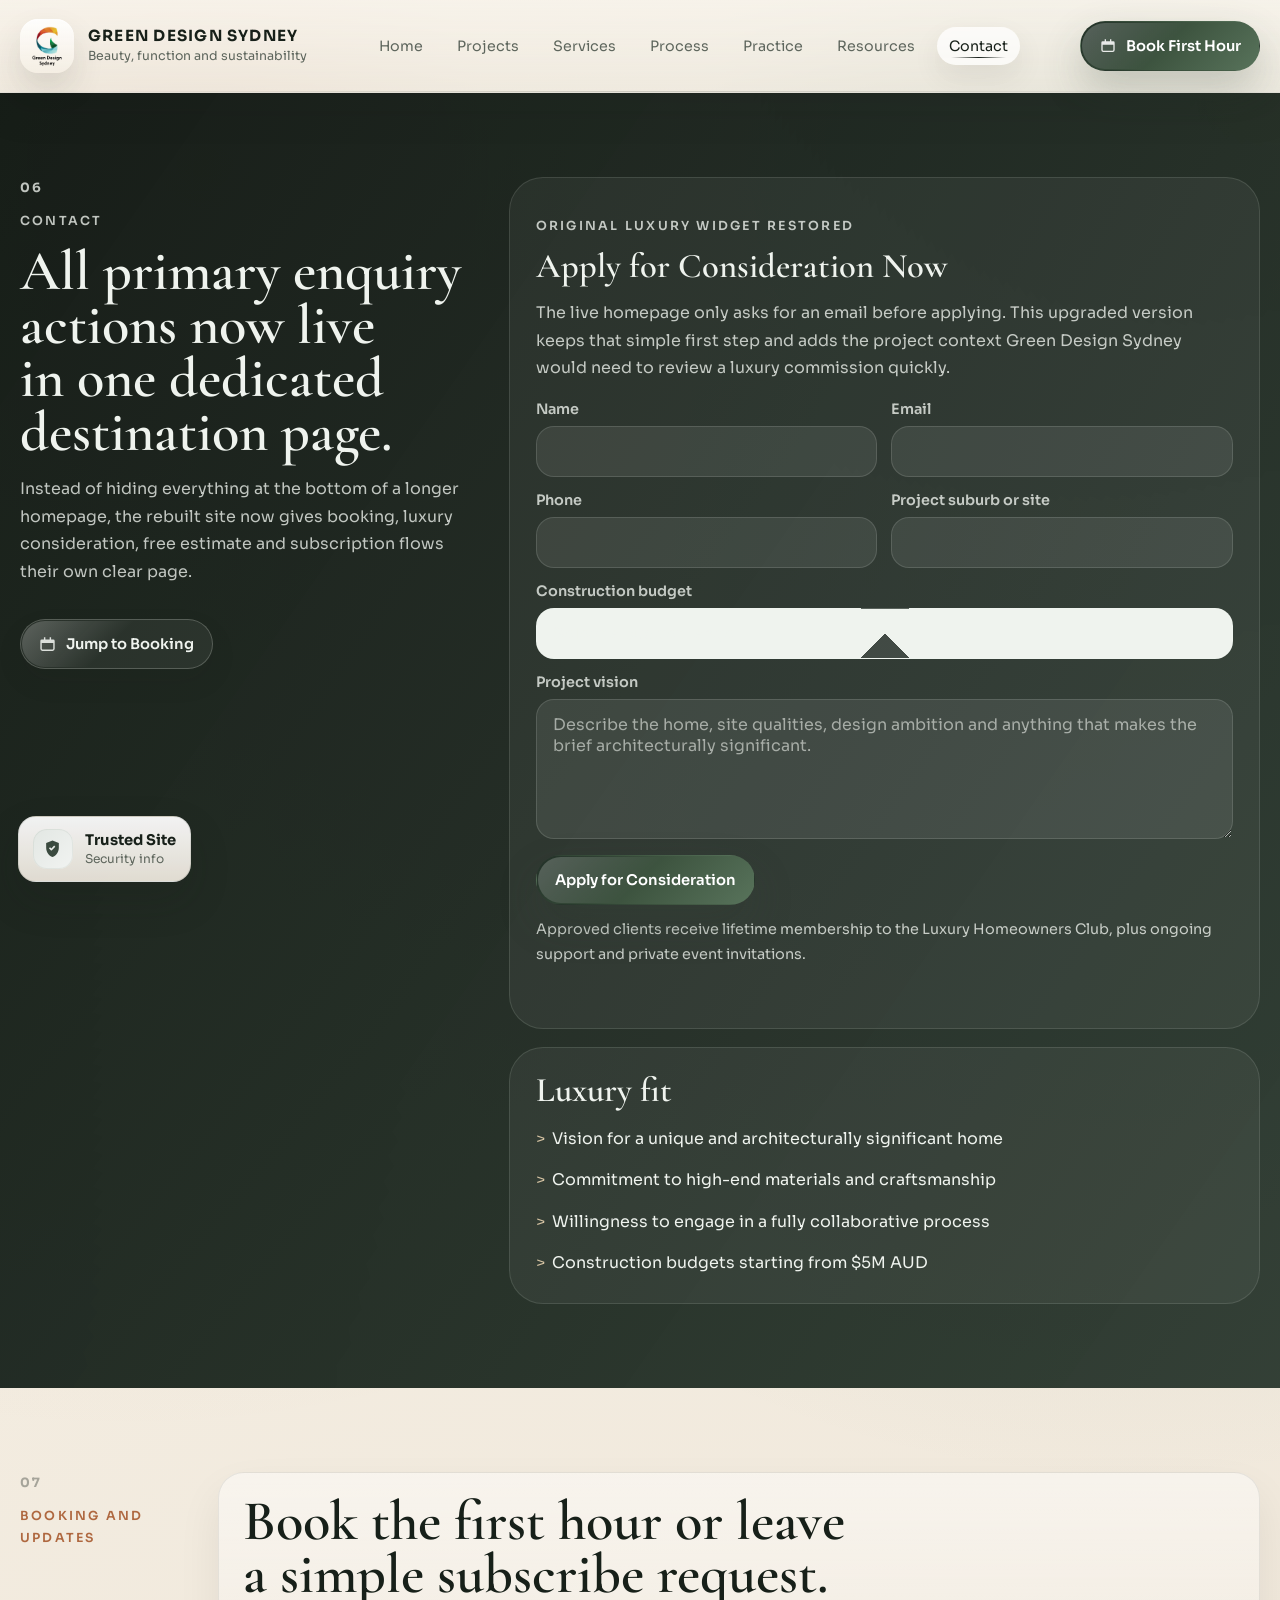
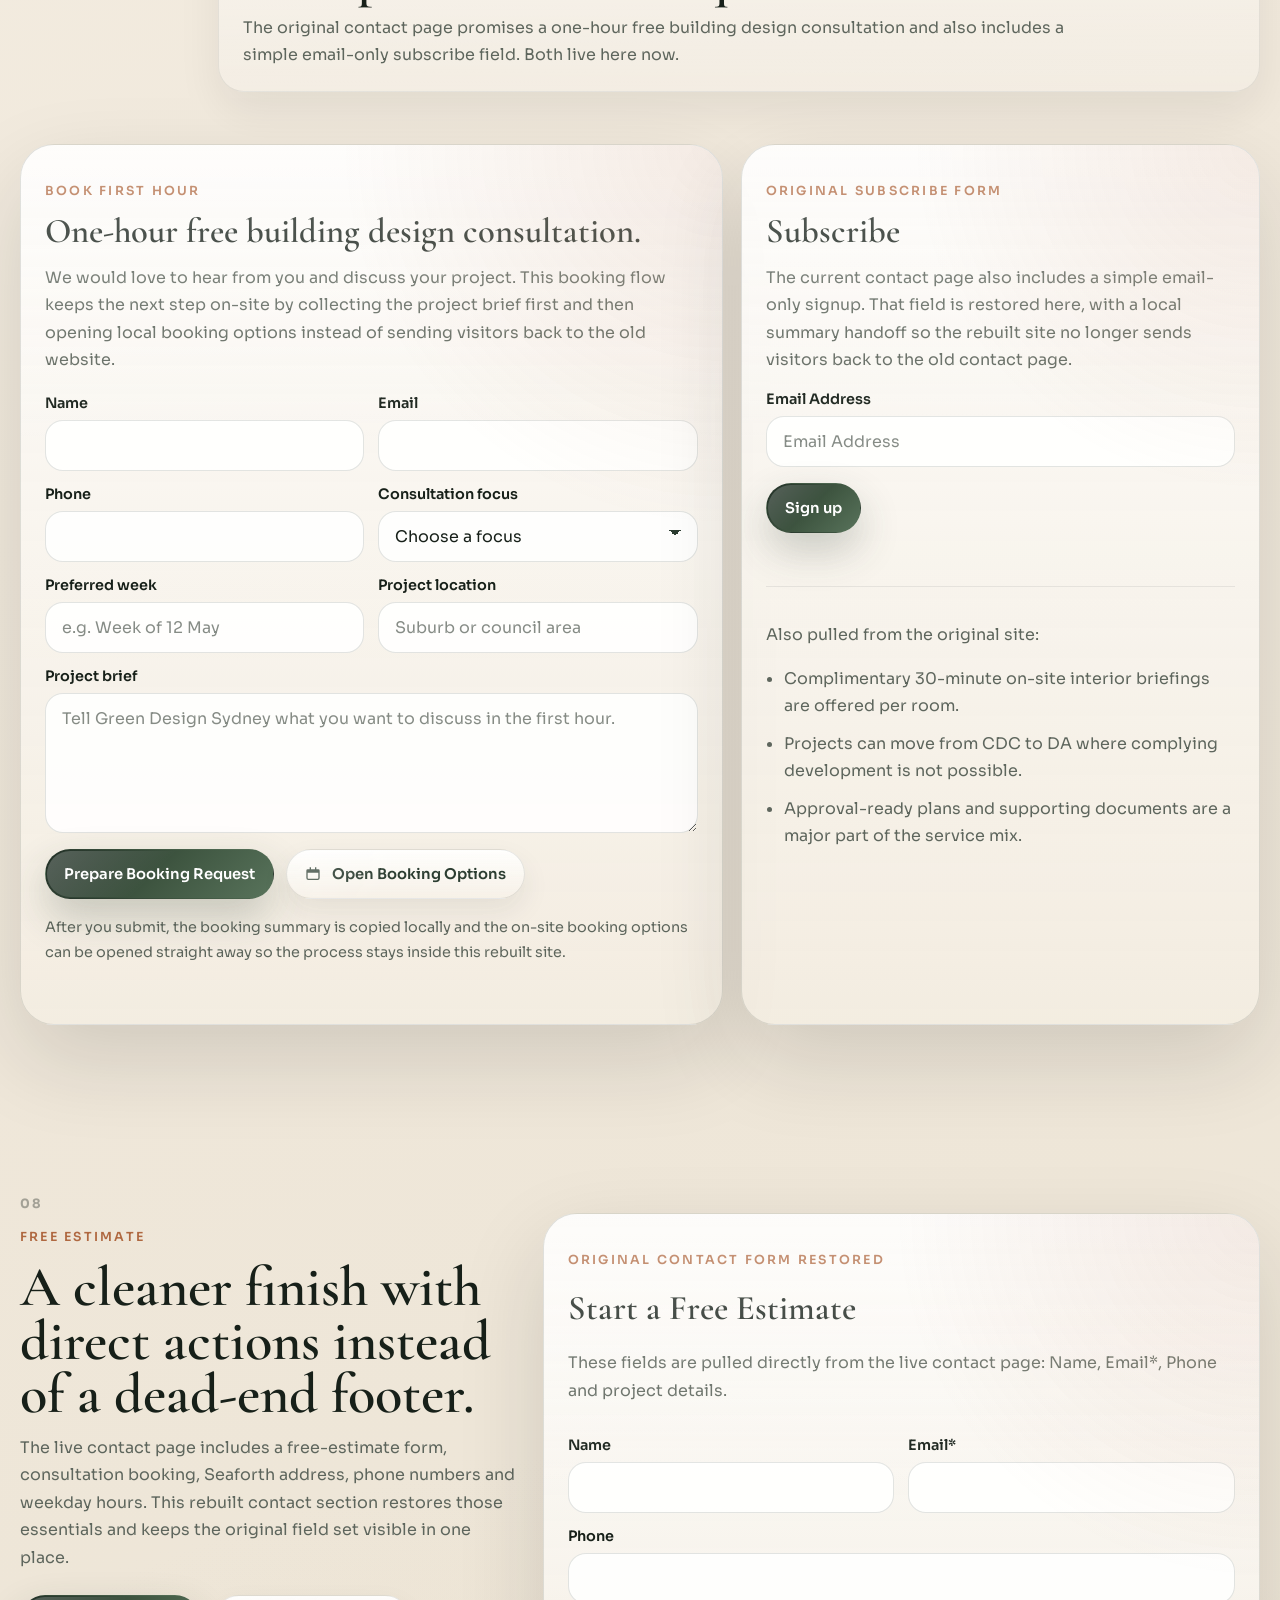
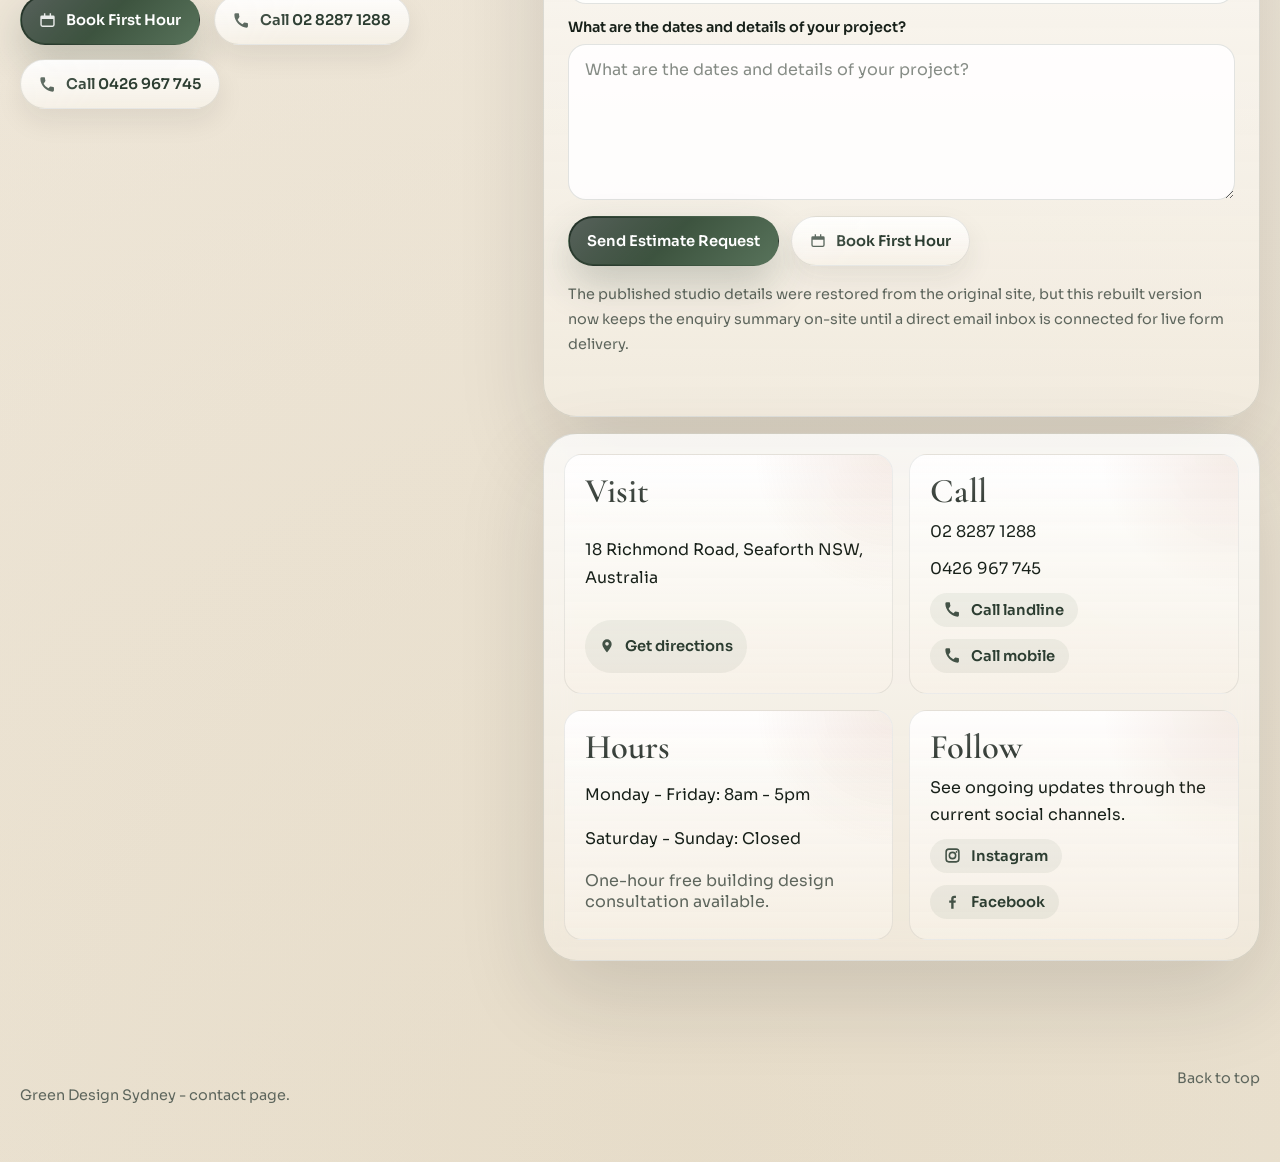
<file: contact.html>
<!DOCTYPE html>
<html lang="en">
  <head>
    <meta charset="UTF-8" />
    <meta name="viewport" content="width=device-width, initial-scale=1.0" />
    <title>Green Design Sydney | Contact</title>
    <meta
      name="description"
      content="Contact Green Design Sydney through the restored estimate, booking, subscribe and luxury consideration flows."
    />
    <link rel="preconnect" href="https://fonts.googleapis.com" />
    <link rel="preconnect" href="https://fonts.gstatic.com" crossorigin />
    <link
      href="https://fonts.googleapis.com/css2?family=Cormorant+Garamond:wght@500;600;700&family=Sora:wght@400;500;600;700&display=swap"
      rel="stylesheet"
    />
    <link rel="icon" href="./assets/originals/1e2317d9-5132-444b-93df-b23bd5818da6.png" />
    <link rel="stylesheet" href="./styles.css" />
  </head>
  <body data-page="contact">
    <div class="page-glow page-glow--one" aria-hidden="true"></div>
    <div class="page-glow page-glow--two" aria-hidden="true"></div>
    <div class="page-grid" aria-hidden="true"></div>

    <header class="site-header" data-header>
      <div class="wrap site-header__inner">
        <a class="brand" href="./index.html" aria-label="Green Design Sydney home">
          <img class="brand__mark" src="./assets/originals/blob-0001.png" alt="Green Design Sydney logo mark" />
          <span class="brand__text">
            <strong>Green Design Sydney</strong>
            <span>Beauty, function and sustainability</span>
          </span>
        </a>

        <button class="menu-toggle" type="button" aria-expanded="false" aria-controls="site-nav" data-menu-toggle>
          Menu
        </button>

        <nav class="site-nav" id="site-nav" data-nav>
          <a href="./index.html" data-nav-page="home">Home</a>
          <a href="./projects.html" data-nav-page="projects">Projects</a>
          <a href="./services.html" data-nav-page="services">Services</a>
          <a href="./process.html" data-nav-page="process">Process</a>
          <a href="./practice.html" data-nav-page="practice">Practice</a>
          <a href="./resources.html" data-nav-page="resources">Resources</a>
          <a href="./contact.html" data-nav-page="contact">Contact</a>
        </nav>

        <a class="button button--primary site-header__cta" href="./contact.html#booking">Book First Hour</a>
      </div>
    </header>

    <main>
      <section class="section section--accent" id="consideration">
        <div class="wrap luxury-layout">
          <div class="luxury-copy reveal">
            <p class="section-index">06</p>
            <p class="eyebrow">Contact</p>
            <h2>All primary enquiry actions now live in one dedicated destination page.</h2>
            <p>
              Instead of hiding everything at the bottom of a longer homepage, the rebuilt site now
              gives booking, luxury consideration, free estimate and subscription flows their own
              clear page.
            </p>
            <a class="button button--ghost" href="#booking">Jump to Booking</a>
          </div>

          <div class="luxury-panels reveal">
            <article class="luxury-card luxury-card--form">
              <p class="eyebrow">Original luxury widget restored</p>
              <h3>Apply for Consideration Now</h3>
              <p>
                The live homepage only asks for an email before applying. This upgraded version
                keeps that simple first step and adds the project context Green Design Sydney would
                need to review a luxury commission quickly.
              </p>
              <form class="enquiry-form enquiry-form--light" data-enquiry-form="consideration">
                <div class="form-grid form-grid--two">
                  <label class="field">
                    <span>Name</span>
                    <input type="text" name="name" autocomplete="name" required />
                  </label>
                  <label class="field">
                    <span>Email</span>
                    <input type="email" name="email" autocomplete="email" required />
                  </label>
                  <label class="field">
                    <span>Phone</span>
                    <input type="tel" name="phone" autocomplete="tel" />
                  </label>
                  <label class="field">
                    <span>Project suburb or site</span>
                    <input type="text" name="location" autocomplete="address-level2" required />
                  </label>
                  <label class="field field--full">
                    <span>Construction budget</span>
                    <select name="budget" required>
                      <option value="">Select a budget range</option>
                      <option value="$5M-$7M AUD">$5M-$7M AUD</option>
                      <option value="$7M-$10M AUD">$7M-$10M AUD</option>
                      <option value="$10M+ AUD">$10M+ AUD</option>
                    </select>
                  </label>
                  <label class="field field--full">
                    <span>Project vision</span>
                    <textarea
                      name="vision"
                      rows="5"
                      placeholder="Describe the home, site qualities, design ambition and anything that makes the brief architecturally significant."
                      required
                    ></textarea>
                  </label>
                </div>
                <div class="form-actions form-actions--stack">
                  <button class="button button--primary" type="submit">Apply for Consideration</button>
                  <p class="form-note">
                    Approved clients receive lifetime membership to the Luxury Homeowners Club,
                    plus ongoing support and private event invitations.
                  </p>
                </div>
                <p class="form-feedback" aria-live="polite"></p>
              </form>
            </article>

            <article class="luxury-card">
              <h3>Luxury fit</h3>
              <ul class="criteria-list">
                <li>Vision for a unique and architecturally significant home</li>
                <li>Commitment to high-end materials and craftsmanship</li>
                <li>Willingness to engage in a fully collaborative process</li>
                <li>Construction budgets starting from $5M AUD</li>
              </ul>
            </article>
          </div>
        </div>
      </section>

      <section class="section section--resources" id="booking">
        <div class="wrap resources-layout">
          <div class="section-heading reveal">
            <div>
              <p class="section-index">07</p>
              <p class="eyebrow">Booking and updates</p>
            </div>
            <div class="section-heading__content">
              <h2>Book the first hour or leave a simple subscribe request.</h2>
              <p>
                The original contact page promises a one-hour free building design consultation and
                also includes a simple email-only subscribe field. Both live here now.
              </p>
            </div>
          </div>

          <div class="resource-cta-grid">
            <article class="resource-panel reveal">
              <p class="eyebrow">Book first hour</p>
              <h3>One-hour free building design consultation.</h3>
              <p>
                We would love to hear from you and discuss your project. This booking flow keeps
                the next step on-site by collecting the project brief first and then opening local
                booking options instead of sending visitors back to the old website.
              </p>
              <form class="enquiry-form" data-enquiry-form="booking">
                <div class="form-grid form-grid--two">
                  <label class="field">
                    <span>Name</span>
                    <input type="text" name="name" autocomplete="name" required />
                  </label>
                  <label class="field">
                    <span>Email</span>
                    <input type="email" name="email" autocomplete="email" required />
                  </label>
                  <label class="field">
                    <span>Phone</span>
                    <input type="tel" name="phone" autocomplete="tel" />
                  </label>
                  <label class="field">
                    <span>Consultation focus</span>
                    <select name="consultation" required>
                      <option value="">Choose a focus</option>
                      <option value="Building design">Building design</option>
                      <option value="Council approvals">Council approvals</option>
                      <option value="Interior design">Interior design</option>
                      <option value="Luxury home program">Luxury home program</option>
                    </select>
                  </label>
                  <label class="field">
                    <span>Preferred week</span>
                    <input type="text" name="preferredWeek" placeholder="e.g. Week of 12 May" />
                  </label>
                  <label class="field">
                    <span>Project location</span>
                    <input type="text" name="location" placeholder="Suburb or council area" />
                  </label>
                  <label class="field field--full">
                    <span>Project brief</span>
                    <textarea
                      name="brief"
                      rows="5"
                      placeholder="Tell Green Design Sydney what you want to discuss in the first hour."
                      required
                    ></textarea>
                  </label>
                </div>
                <div class="form-actions">
                  <button class="button button--primary" type="submit">Prepare Booking Request</button>
                  <a class="button button--ghost" data-booking-sheet-toggle href="#booking-options">
                    Open Booking Options
                  </a>
                </div>
                <p class="form-note">
                  After you submit, the booking summary is copied locally and the on-site booking
                  options can be opened straight away so the process stays inside this rebuilt site.
                </p>
                <p class="form-feedback" aria-live="polite"></p>
              </form>
            </article>

            <aside class="resource-panel resource-panel--subscribe reveal">
              <p class="eyebrow">Original subscribe form</p>
              <h3>Subscribe</h3>
              <p>
                The current contact page also includes a simple email-only signup. That field is
                restored here, with a local summary handoff so the rebuilt site no longer sends
                visitors back to the old contact page.
              </p>
              <form class="enquiry-form enquiry-form--compact" data-enquiry-form="subscribe">
                <label class="field">
                  <span>Email Address</span>
                  <input type="email" name="email" autocomplete="email" placeholder="Email Address" required />
                </label>
                <div class="form-actions">
                  <button class="button button--primary" type="submit">Sign up</button>
                </div>
                <p class="form-feedback" aria-live="polite"></p>
              </form>
              <div class="resource-note-list">
                <p>Also pulled from the original site:</p>
                <ul>
                  <li>Complimentary 30-minute on-site interior briefings are offered per room.</li>
                  <li>Projects can move from CDC to DA where complying development is not possible.</li>
                  <li>Approval-ready plans and supporting documents are a major part of the service mix.</li>
                </ul>
              </div>
            </aside>
          </div>
        </div>
      </section>

      <section class="section section--contact" id="estimate">
        <div class="wrap contact-layout">
          <div class="contact-copy reveal">
            <p class="section-index">08</p>
            <p class="eyebrow">Free estimate</p>
            <h2>A cleaner finish with direct actions instead of a dead-end footer.</h2>
            <p>
              The live contact page includes a free-estimate form, consultation booking, Seaforth
              address, phone numbers and weekday hours. This rebuilt contact section restores those
              essentials and keeps the original field set visible in one place.
            </p>

            <div class="contact-actions">
              <a class="button button--primary" href="#booking">Book First Hour</a>
              <a class="button button--ghost" href="tel:+61282871288">Call 02 8287 1288</a>
              <a class="button button--ghost" href="tel:+61426967745">Call 0426 967 745</a>
            </div>
          </div>

          <div class="contact-stack">
            <form class="contact-form enquiry-form reveal" data-enquiry-form="contact">
              <div class="contact-form__heading">
                <p class="eyebrow">Original contact form restored</p>
                <h3>Start a Free Estimate</h3>
                <p>
                  These fields are pulled directly from the live contact page: Name, Email*, Phone
                  and project details.
                </p>
              </div>
              <div class="form-grid form-grid--two">
                <label class="field">
                  <span>Name</span>
                  <input type="text" name="name" autocomplete="name" required />
                </label>
                <label class="field">
                  <span>Email*</span>
                  <input type="email" name="email" autocomplete="email" required />
                </label>
                <label class="field field--full">
                  <span>Phone</span>
                  <input type="tel" name="phone" autocomplete="tel" />
                </label>
                <label class="field field--full">
                  <span>What are the dates and details of your project?</span>
                  <textarea
                    name="details"
                    rows="6"
                    placeholder="What are the dates and details of your project?"
                    required
                  ></textarea>
                </label>
              </div>
              <div class="form-actions">
                <button class="button button--primary" type="submit">Send Estimate Request</button>
                <a class="button button--ghost" href="#booking">Book First Hour</a>
              </div>
              <p class="form-note">
                The published studio details were restored from the original site, but this rebuilt
                version now keeps the enquiry summary on-site until a direct email inbox is
                connected for live form delivery.
              </p>
              <p class="form-feedback" aria-live="polite"></p>
            </form>

            <div class="contact-cards reveal">
              <article class="contact-card">
                <h3>Visit</h3>
                <p>18 Richmond Road, Seaforth NSW, Australia</p>
                <a
                  href="https://www.google.com/maps/search/?api=1&amp;query=18+Richmond+Road+Seaforth+NSW+Australia"
                  target="_blank"
                  rel="noreferrer"
                >
                  Get directions
                </a>
              </article>
              <article class="contact-card">
                <h3>Call</h3>
                <p>02 8287 1288</p>
                <p>0426 967 745</p>
                <div class="contact-card__actions">
                  <a href="tel:+61282871288">Call landline</a>
                  <a href="tel:+61426967745">Call mobile</a>
                </div>
              </article>
              <article class="contact-card">
                <h3>Hours</h3>
                <p>Monday - Friday: 8am - 5pm</p>
                <p>Saturday - Sunday: Closed</p>
                <span>One-hour free building design consultation available.</span>
              </article>
              <article class="contact-card">
                <h3>Follow</h3>
                <p>See ongoing updates through the current social channels.</p>
                <a href="https://www.instagram.com/greendesignsydney" target="_blank" rel="noreferrer">
                  Instagram
                </a>
                <a href="https://www.facebook.com/100354171320674" target="_blank" rel="noreferrer">
                  Facebook
                </a>
              </article>
            </div>
          </div>
        </div>
      </section>
    </main>

    <dialog class="site-sheet" data-booking-sheet aria-labelledby="booking-sheet-title">
      <div class="site-sheet__panel" id="booking-options">
        <button class="site-sheet__close" type="button" aria-label="Close booking options" data-sheet-close>
          Close
        </button>
        <p class="eyebrow">Book First Hour</p>
        <h3 id="booking-sheet-title">Choose the best way to confirm your consultation.</h3>
        <p>
          Share your preferred week and project brief in the booking form, then use either studio
          line below during business hours to confirm the most suitable time.
        </p>
        <div class="site-sheet__actions">
          <a class="button button--primary" href="tel:+61282871288">Call 02 8287 1288</a>
          <a class="button button--ghost" href="tel:+61426967745">Call 0426 967 745</a>
        </div>
        <ul class="site-sheet__list">
          <li>Monday - Friday: 8am - 5pm</li>
          <li>18 Richmond Road, Seaforth NSW, Australia</li>
          <li>Use the booking form above first so your summary is ready while you call.</li>
        </ul>
      </div>
    </dialog>

    <footer class="site-footer">
      <div class="wrap site-footer__inner">
        <p>Green Design Sydney - contact page.</p>
        <a href="#top">Back to top</a>
      </div>
    </footer>

    <script src="./content.js"></script>
    <script src="./script.js"></script>
  </body>
</html>
</file>
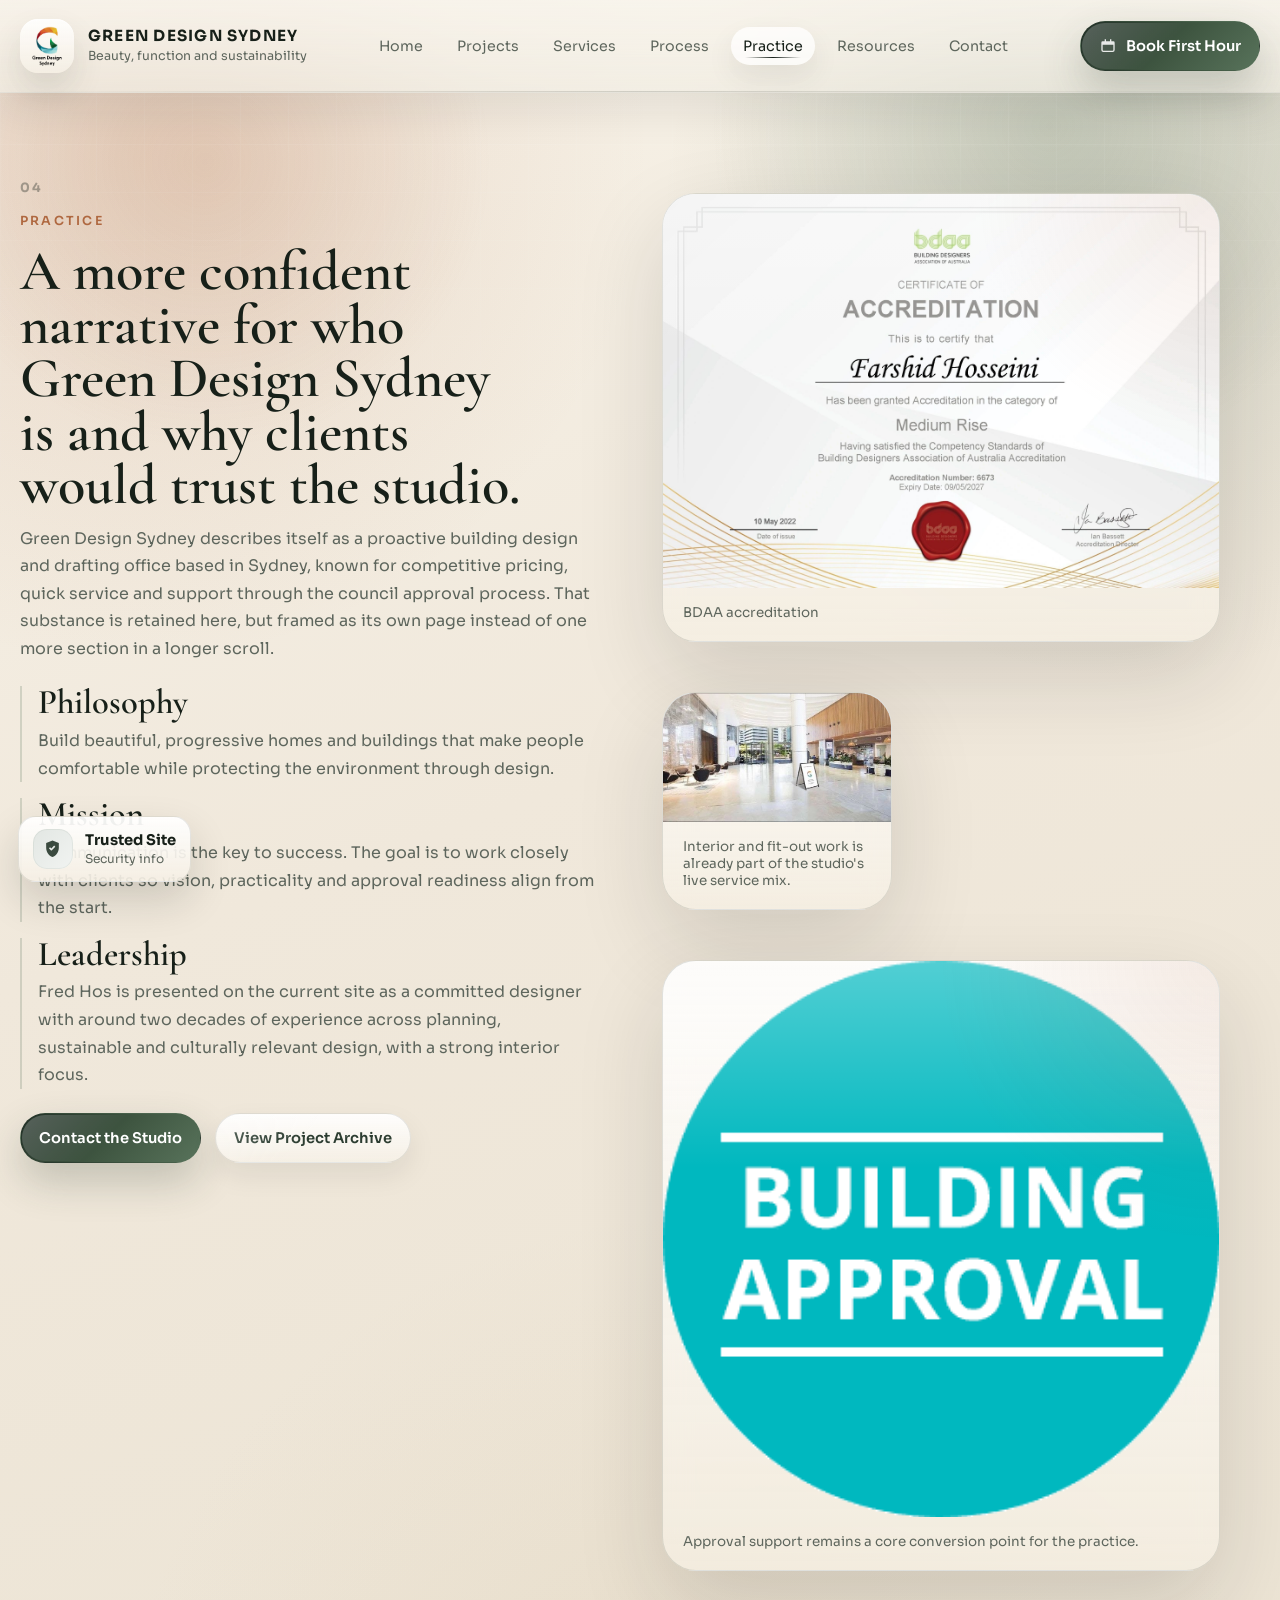
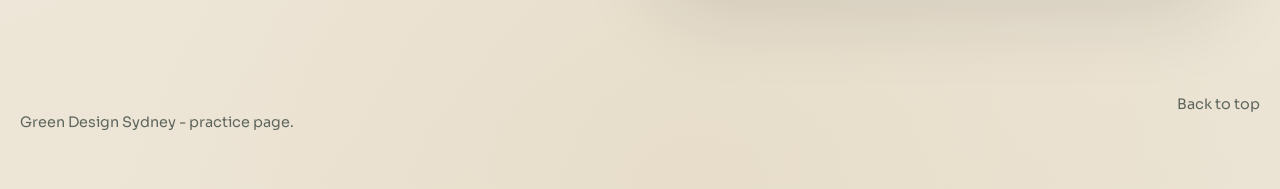
<file: practice.html>
<!DOCTYPE html>
<html lang="en">
  <head>
    <meta charset="UTF-8" />
    <meta name="viewport" content="width=device-width, initial-scale=1.0" />
    <title>Green Design Sydney | Practice</title>
    <meta
      name="description"
      content="Learn about Green Design Sydney’s philosophy, mission, leadership and accreditation."
    />
    <link rel="preconnect" href="https://fonts.googleapis.com" />
    <link rel="preconnect" href="https://fonts.gstatic.com" crossorigin />
    <link
      href="https://fonts.googleapis.com/css2?family=Cormorant+Garamond:wght@500;600;700&family=Sora:wght@400;500;600;700&display=swap"
      rel="stylesheet"
    />
    <link rel="icon" href="./assets/originals/1e2317d9-5132-444b-93df-b23bd5818da6.png" />
    <link rel="stylesheet" href="./styles.css" />
  </head>
  <body data-page="practice">
    <div class="page-glow page-glow--one" aria-hidden="true"></div>
    <div class="page-glow page-glow--two" aria-hidden="true"></div>
    <div class="page-grid" aria-hidden="true"></div>

    <header class="site-header" data-header>
      <div class="wrap site-header__inner">
        <a class="brand" href="./index.html" aria-label="Green Design Sydney home">
          <img class="brand__mark" src="./assets/originals/blob-0001.png" alt="Green Design Sydney logo mark" />
          <span class="brand__text">
            <strong>Green Design Sydney</strong>
            <span>Beauty, function and sustainability</span>
          </span>
        </a>

        <button class="menu-toggle" type="button" aria-expanded="false" aria-controls="site-nav" data-menu-toggle>
          Menu
        </button>

        <nav class="site-nav" id="site-nav" data-nav>
          <a href="./index.html" data-nav-page="home">Home</a>
          <a href="./projects.html" data-nav-page="projects">Projects</a>
          <a href="./services.html" data-nav-page="services">Services</a>
          <a href="./process.html" data-nav-page="process">Process</a>
          <a href="./practice.html" data-nav-page="practice">Practice</a>
          <a href="./resources.html" data-nav-page="resources">Resources</a>
          <a href="./contact.html" data-nav-page="contact">Contact</a>
        </nav>

        <a class="button button--primary site-header__cta" href="./contact.html#booking">Book First Hour</a>
      </div>
    </header>

    <main>
      <section class="section" id="top">
        <div class="wrap practice-layout">
          <div class="practice-copy reveal">
            <p class="section-index">04</p>
            <p class="eyebrow">Practice</p>
            <h2>A more confident narrative for who Green Design Sydney is and why clients would trust the studio.</h2>
            <p>
              Green Design Sydney describes itself as a proactive building design and drafting office
              based in Sydney, known for competitive pricing, quick service and support through the
              council approval process. That substance is retained here, but framed as its own page
              instead of one more section in a longer scroll.
            </p>

            <div class="practice-notes">
              <article>
                <h3>Philosophy</h3>
                <p>
                  Build beautiful, progressive homes and buildings that make people comfortable
                  while protecting the environment through design.
                </p>
              </article>
              <article>
                <h3>Mission</h3>
                <p>
                  Communication is the key to success. The goal is to work closely with clients so
                  vision, practicality and approval readiness align from the start.
                </p>
              </article>
              <article>
                <h3>Leadership</h3>
                <p>
                  Fred Hos is presented on the current site as a committed designer with around two
                  decades of experience across planning, sustainable and culturally relevant design,
                  with a strong interior focus.
                </p>
              </article>
            </div>

            <div class="section-cta">
              <a class="button button--primary" href="./contact.html">Contact the Studio</a>
              <a class="button button--ghost" href="./projects.html">View Project Archive</a>
            </div>
          </div>

          <div class="practice-gallery reveal">
            <figure class="practice-gallery__card practice-gallery__card--certificate">
              <img
                src="./assets/originals/BDAA_Certificate_Accreditation_Farshid_Ho-0001.png"
                alt="BDAA accreditation certificate for Farshid Hosseini"
              />
              <figcaption>BDAA accreditation</figcaption>
            </figure>
            <figure class="practice-gallery__card">
              <img
                src="./assets/originals/photo_2024-06-17_20-00-53.jpg"
                alt="Interior space from the Green Design Sydney source material"
              />
              <figcaption>Interior and fit-out work is already part of the studio's live service mix.</figcaption>
            </figure>
            <figure class="practice-gallery__card practice-gallery__card--approval">
              <img
                src="./assets/originals/circle-building-approval.png"
                alt="Building approval graphic"
              />
              <figcaption>Approval support remains a core conversion point for the practice.</figcaption>
            </figure>
          </div>
        </div>
      </section>
    </main>

    <footer class="site-footer">
      <div class="wrap site-footer__inner">
        <p>Green Design Sydney - practice page.</p>
        <a href="#top">Back to top</a>
      </div>
    </footer>

    <script src="./content.js"></script>
    <script src="./script.js"></script>
  </body>
</html>
</file>
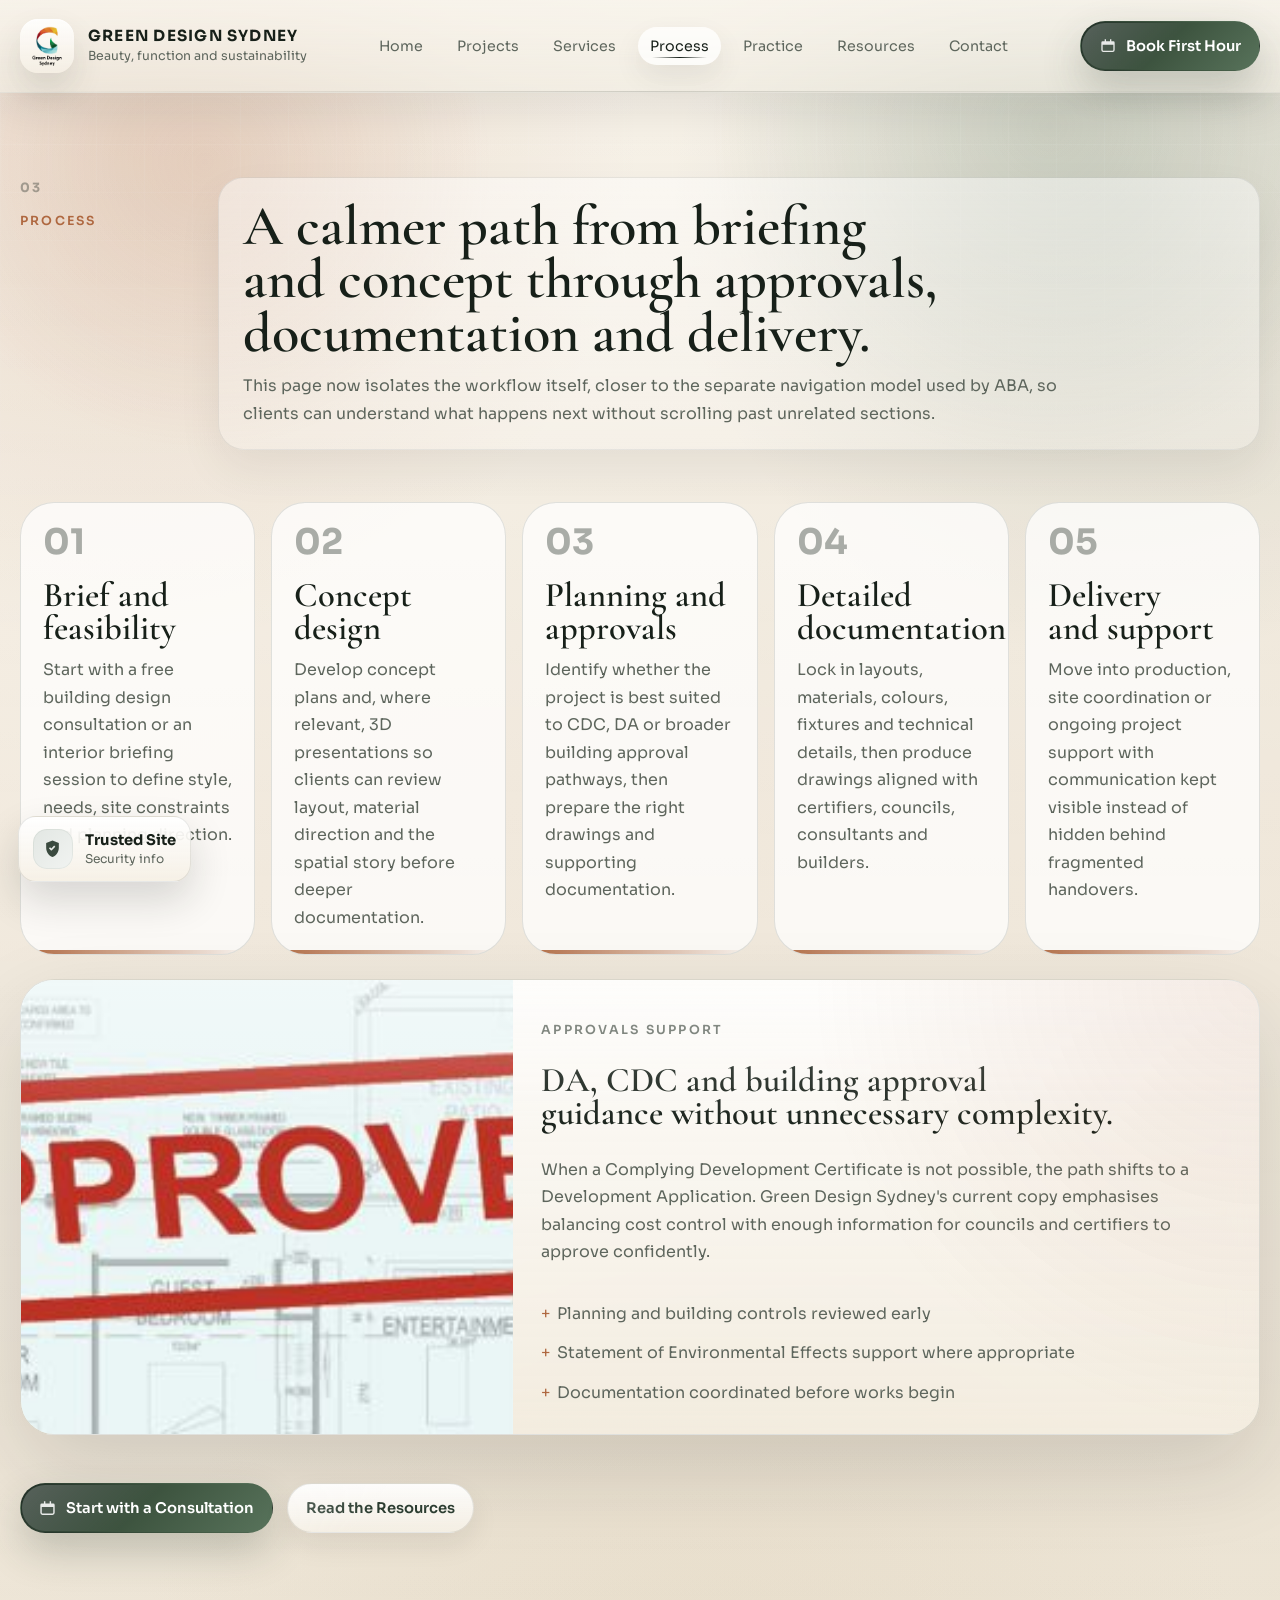
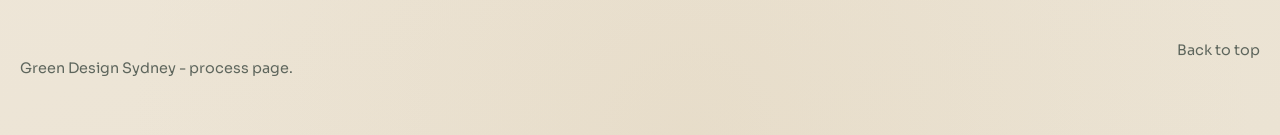
<file: process.html>
<!DOCTYPE html>
<html lang="en">
  <head>
    <meta charset="UTF-8" />
    <meta name="viewport" content="width=device-width, initial-scale=1.0" />
    <title>Green Design Sydney | Process</title>
    <meta
      name="description"
      content="Follow Green Design Sydney’s process from briefing and concept through approvals, documentation and delivery."
    />
    <link rel="preconnect" href="https://fonts.googleapis.com" />
    <link rel="preconnect" href="https://fonts.gstatic.com" crossorigin />
    <link
      href="https://fonts.googleapis.com/css2?family=Cormorant+Garamond:wght@500;600;700&family=Sora:wght@400;500;600;700&display=swap"
      rel="stylesheet"
    />
    <link rel="icon" href="./assets/originals/1e2317d9-5132-444b-93df-b23bd5818da6.png" />
    <link rel="stylesheet" href="./styles.css" />
  </head>
  <body data-page="process">
    <div class="page-glow page-glow--one" aria-hidden="true"></div>
    <div class="page-glow page-glow--two" aria-hidden="true"></div>
    <div class="page-grid" aria-hidden="true"></div>

    <header class="site-header" data-header>
      <div class="wrap site-header__inner">
        <a class="brand" href="./index.html" aria-label="Green Design Sydney home">
          <img class="brand__mark" src="./assets/originals/blob-0001.png" alt="Green Design Sydney logo mark" />
          <span class="brand__text">
            <strong>Green Design Sydney</strong>
            <span>Beauty, function and sustainability</span>
          </span>
        </a>

        <button class="menu-toggle" type="button" aria-expanded="false" aria-controls="site-nav" data-menu-toggle>
          Menu
        </button>

        <nav class="site-nav" id="site-nav" data-nav>
          <a href="./index.html" data-nav-page="home">Home</a>
          <a href="./projects.html" data-nav-page="projects">Projects</a>
          <a href="./services.html" data-nav-page="services">Services</a>
          <a href="./process.html" data-nav-page="process">Process</a>
          <a href="./practice.html" data-nav-page="practice">Practice</a>
          <a href="./resources.html" data-nav-page="resources">Resources</a>
          <a href="./contact.html" data-nav-page="contact">Contact</a>
        </nav>

        <a class="button button--primary site-header__cta" href="./contact.html#booking">Book First Hour</a>
      </div>
    </header>

    <main>
      <section class="section section--process" id="top">
        <div class="wrap process-layout">
          <div class="section-heading reveal">
            <div>
              <p class="section-index">03</p>
              <p class="eyebrow">Process</p>
            </div>
            <div class="section-heading__content">
              <h2>A calmer path from briefing and concept through approvals, documentation and delivery.</h2>
              <p>
                This page now isolates the workflow itself, closer to the separate navigation model
                used by ABA, so clients can understand what happens next without scrolling past
                unrelated sections.
              </p>
            </div>
          </div>

          <div class="process-grid" id="process-grid"></div>

          <aside class="approval-panel reveal">
            <div class="approval-panel__media">
              <img src="./assets/originals/Approval1.png" alt="Approved stamp over plan drawing" />
            </div>
            <div class="approval-panel__copy">
              <p class="eyebrow">Approvals support</p>
              <h3>DA, CDC and building approval guidance without unnecessary complexity.</h3>
              <p>
                When a Complying Development Certificate is not possible, the path shifts to a
                Development Application. Green Design Sydney's current copy emphasises balancing
                cost control with enough information for councils and certifiers to approve
                confidently.
              </p>
              <ul class="approval-panel__list">
                <li>Planning and building controls reviewed early</li>
                <li>Statement of Environmental Effects support where appropriate</li>
                <li>Documentation coordinated before works begin</li>
              </ul>
            </div>
          </aside>

          <div class="section-cta reveal">
            <a class="button button--primary" href="./contact.html#booking">Start with a Consultation</a>
            <a class="button button--ghost" href="./resources.html">Read the Resources</a>
          </div>
        </div>
      </section>
    </main>

    <footer class="site-footer">
      <div class="wrap site-footer__inner">
        <p>Green Design Sydney - process page.</p>
        <a href="#top">Back to top</a>
      </div>
    </footer>

    <script src="./content.js"></script>
    <script src="./script.js"></script>
  </body>
</html>
</file>
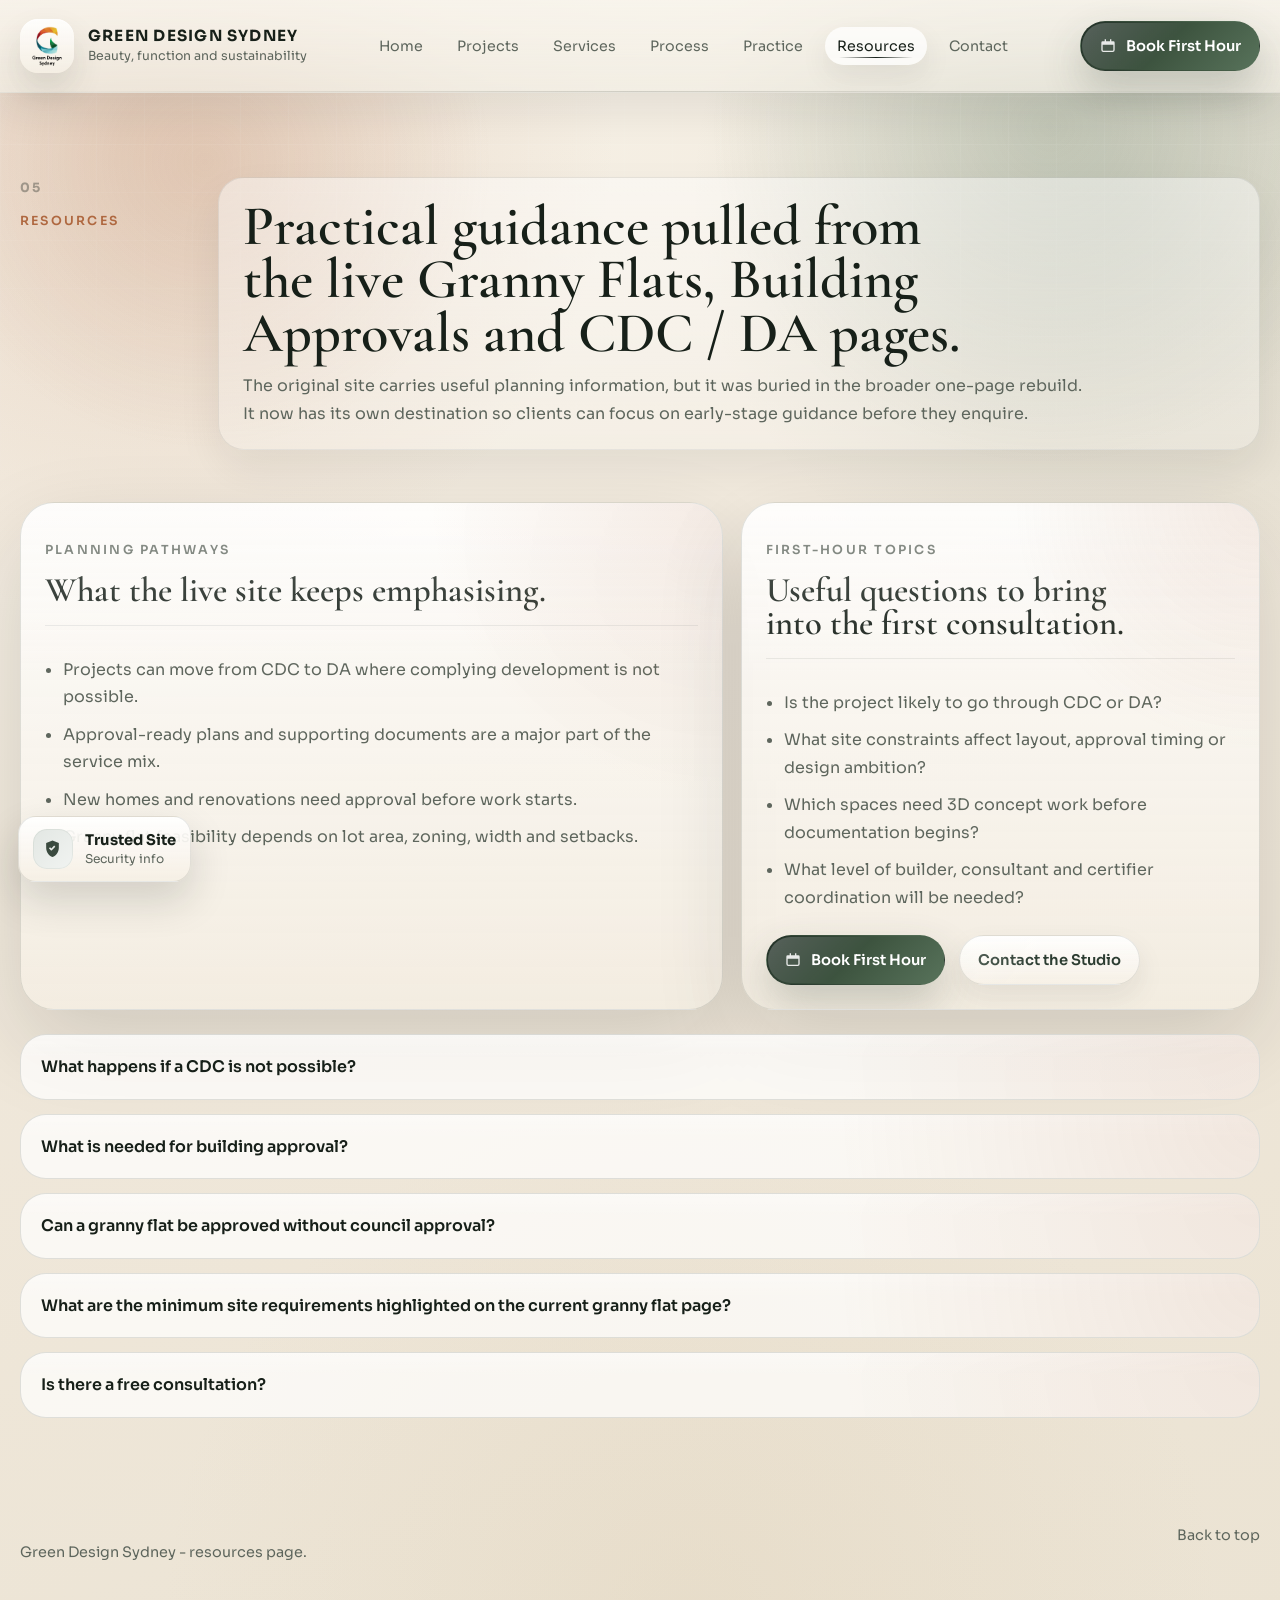
<file: resources.html>
<!DOCTYPE html>
<html lang="en">
  <head>
    <meta charset="UTF-8" />
    <meta name="viewport" content="width=device-width, initial-scale=1.0" />
    <title>Green Design Sydney | Resources</title>
    <meta
      name="description"
      content="Read Green Design Sydney resources on approvals, granny flats, planning pathways and common early-stage questions."
    />
    <link rel="preconnect" href="https://fonts.googleapis.com" />
    <link rel="preconnect" href="https://fonts.gstatic.com" crossorigin />
    <link
      href="https://fonts.googleapis.com/css2?family=Cormorant+Garamond:wght@500;600;700&family=Sora:wght@400;500;600;700&display=swap"
      rel="stylesheet"
    />
    <link rel="icon" href="./assets/originals/1e2317d9-5132-444b-93df-b23bd5818da6.png" />
    <link rel="stylesheet" href="./styles.css" />
  </head>
  <body data-page="resources">
    <div class="page-glow page-glow--one" aria-hidden="true"></div>
    <div class="page-glow page-glow--two" aria-hidden="true"></div>
    <div class="page-grid" aria-hidden="true"></div>

    <header class="site-header" data-header>
      <div class="wrap site-header__inner">
        <a class="brand" href="./index.html" aria-label="Green Design Sydney home">
          <img class="brand__mark" src="./assets/originals/blob-0001.png" alt="Green Design Sydney logo mark" />
          <span class="brand__text">
            <strong>Green Design Sydney</strong>
            <span>Beauty, function and sustainability</span>
          </span>
        </a>

        <button class="menu-toggle" type="button" aria-expanded="false" aria-controls="site-nav" data-menu-toggle>
          Menu
        </button>

        <nav class="site-nav" id="site-nav" data-nav>
          <a href="./index.html" data-nav-page="home">Home</a>
          <a href="./projects.html" data-nav-page="projects">Projects</a>
          <a href="./services.html" data-nav-page="services">Services</a>
          <a href="./process.html" data-nav-page="process">Process</a>
          <a href="./practice.html" data-nav-page="practice">Practice</a>
          <a href="./resources.html" data-nav-page="resources">Resources</a>
          <a href="./contact.html" data-nav-page="contact">Contact</a>
        </nav>

        <a class="button button--primary site-header__cta" href="./contact.html#booking">Book First Hour</a>
      </div>
    </header>

    <main>
      <section class="section" id="top">
        <div class="wrap resources-layout">
          <div class="section-heading reveal">
            <div>
              <p class="section-index">05</p>
              <p class="eyebrow">Resources</p>
            </div>
            <div class="section-heading__content">
              <h2>Practical guidance pulled from the live Granny Flats, Building Approvals and CDC / DA pages.</h2>
              <p>
                The original site carries useful planning information, but it was buried in the
                broader one-page rebuild. It now has its own destination so clients can focus on
                early-stage guidance before they enquire.
              </p>
            </div>
          </div>

          <div class="resource-cta-grid">
            <article class="resource-panel reveal">
              <p class="eyebrow">Planning pathways</p>
              <h3>What the live site keeps emphasising.</h3>
              <div class="resource-note-list">
                <ul>
                  <li>Projects can move from CDC to DA where complying development is not possible.</li>
                  <li>Approval-ready plans and supporting documents are a major part of the service mix.</li>
                  <li>New homes and renovations need approval before work starts.</li>
                  <li>Granny flat feasibility depends on lot area, zoning, width and setbacks.</li>
                </ul>
              </div>
            </article>

            <aside class="resource-panel reveal">
              <p class="eyebrow">First-hour topics</p>
              <h3>Useful questions to bring into the first consultation.</h3>
              <div class="resource-note-list">
                <ul>
                  <li>Is the project likely to go through CDC or DA?</li>
                  <li>What site constraints affect layout, approval timing or design ambition?</li>
                  <li>Which spaces need 3D concept work before documentation begins?</li>
                  <li>What level of builder, consultant and certifier coordination will be needed?</li>
                </ul>
              </div>
              <div class="section-cta">
                <a class="button button--primary" href="./contact.html#booking">Book First Hour</a>
                <a class="button button--ghost" href="./contact.html">Contact the Studio</a>
              </div>
            </aside>
          </div>

          <div class="faq-list" id="faq-list"></div>
        </div>
      </section>
    </main>

    <footer class="site-footer">
      <div class="wrap site-footer__inner">
        <p>Green Design Sydney - resources page.</p>
        <a href="#top">Back to top</a>
      </div>
    </footer>

    <script src="./content.js"></script>
    <script src="./script.js"></script>
  </body>
</html>
</file>
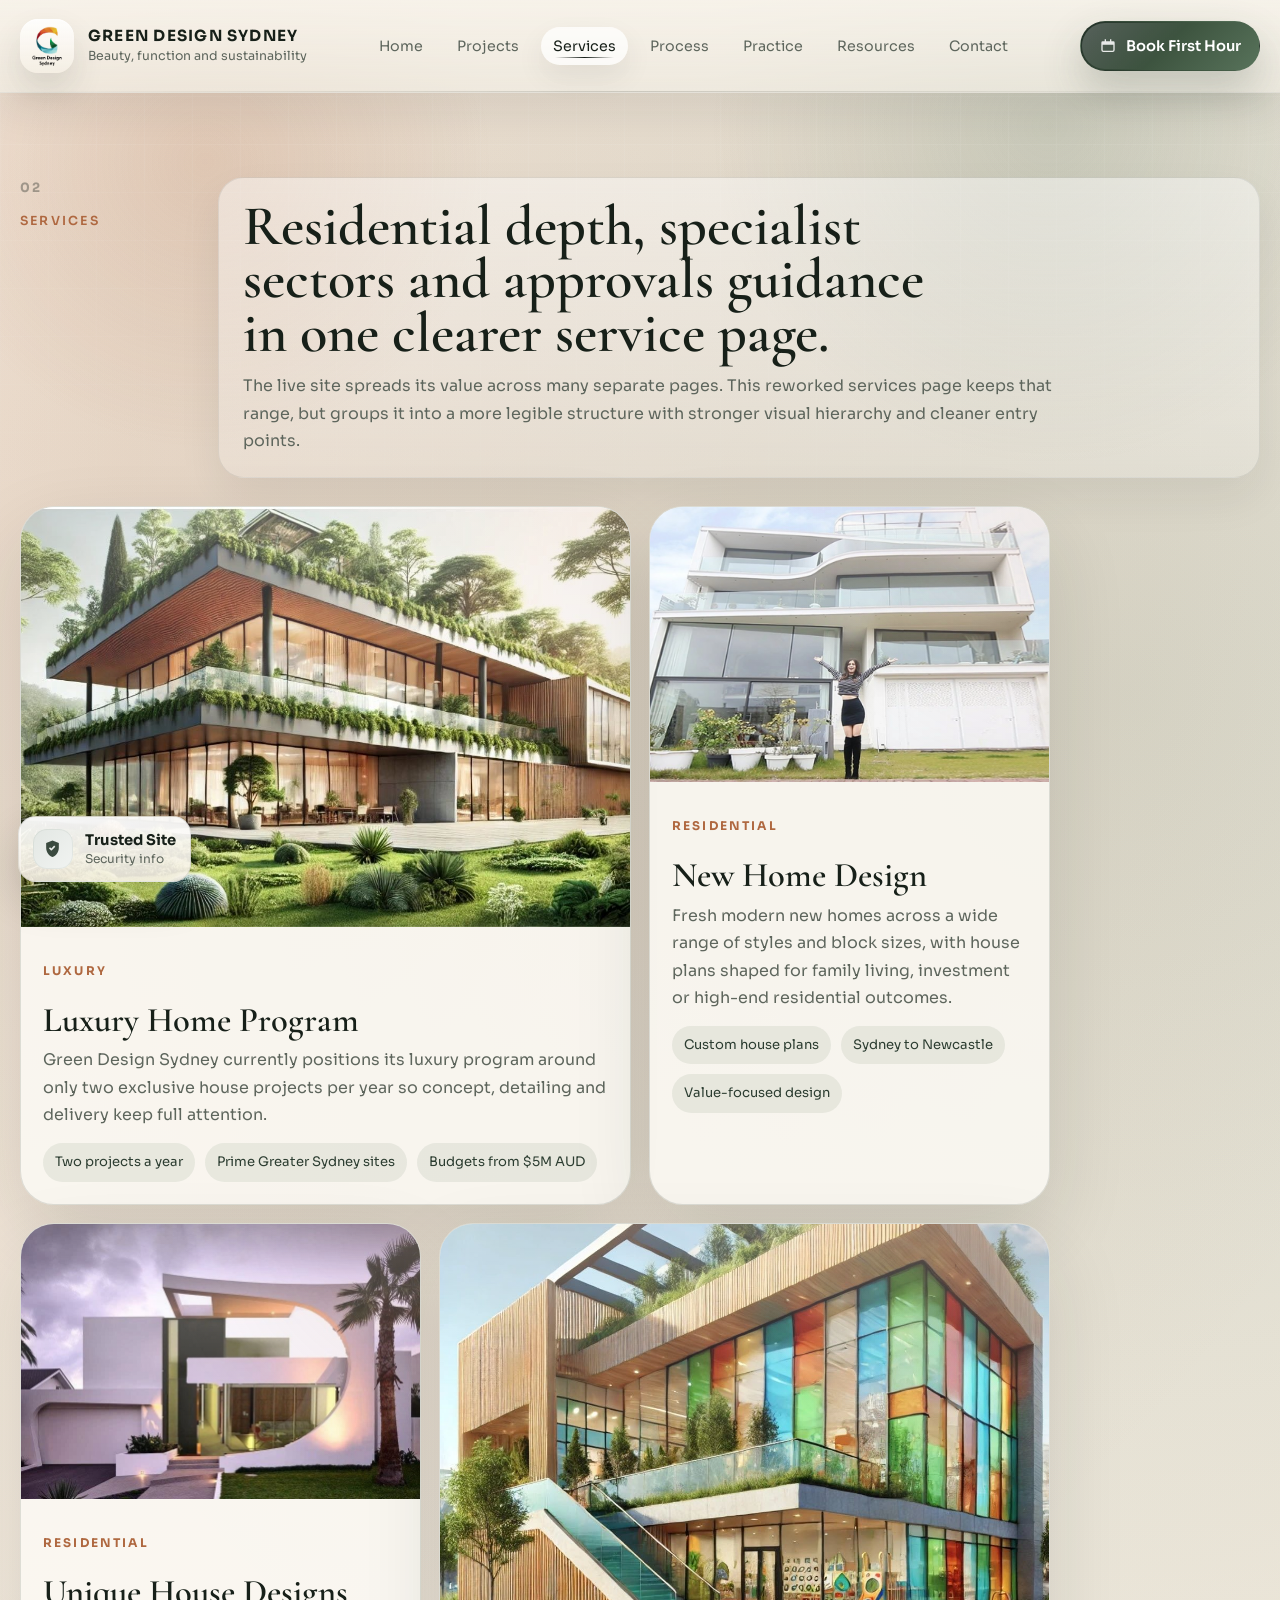
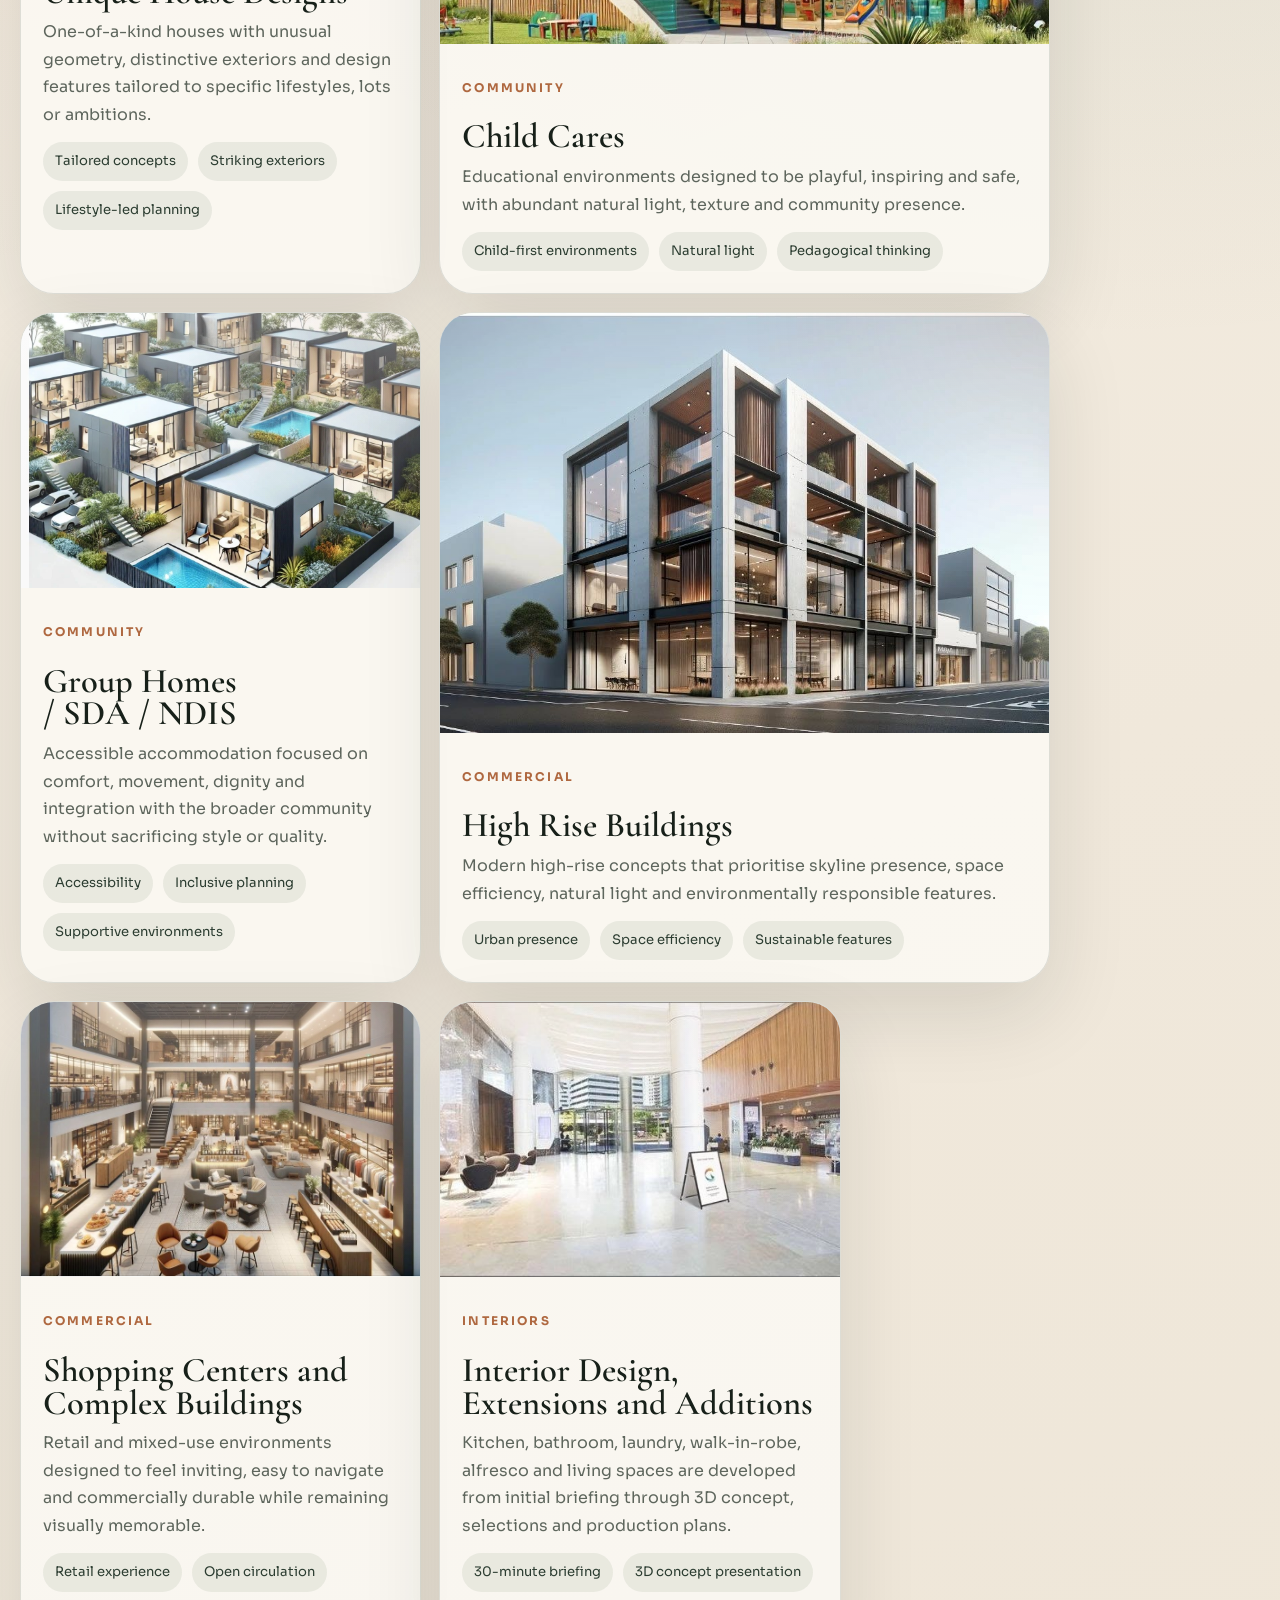
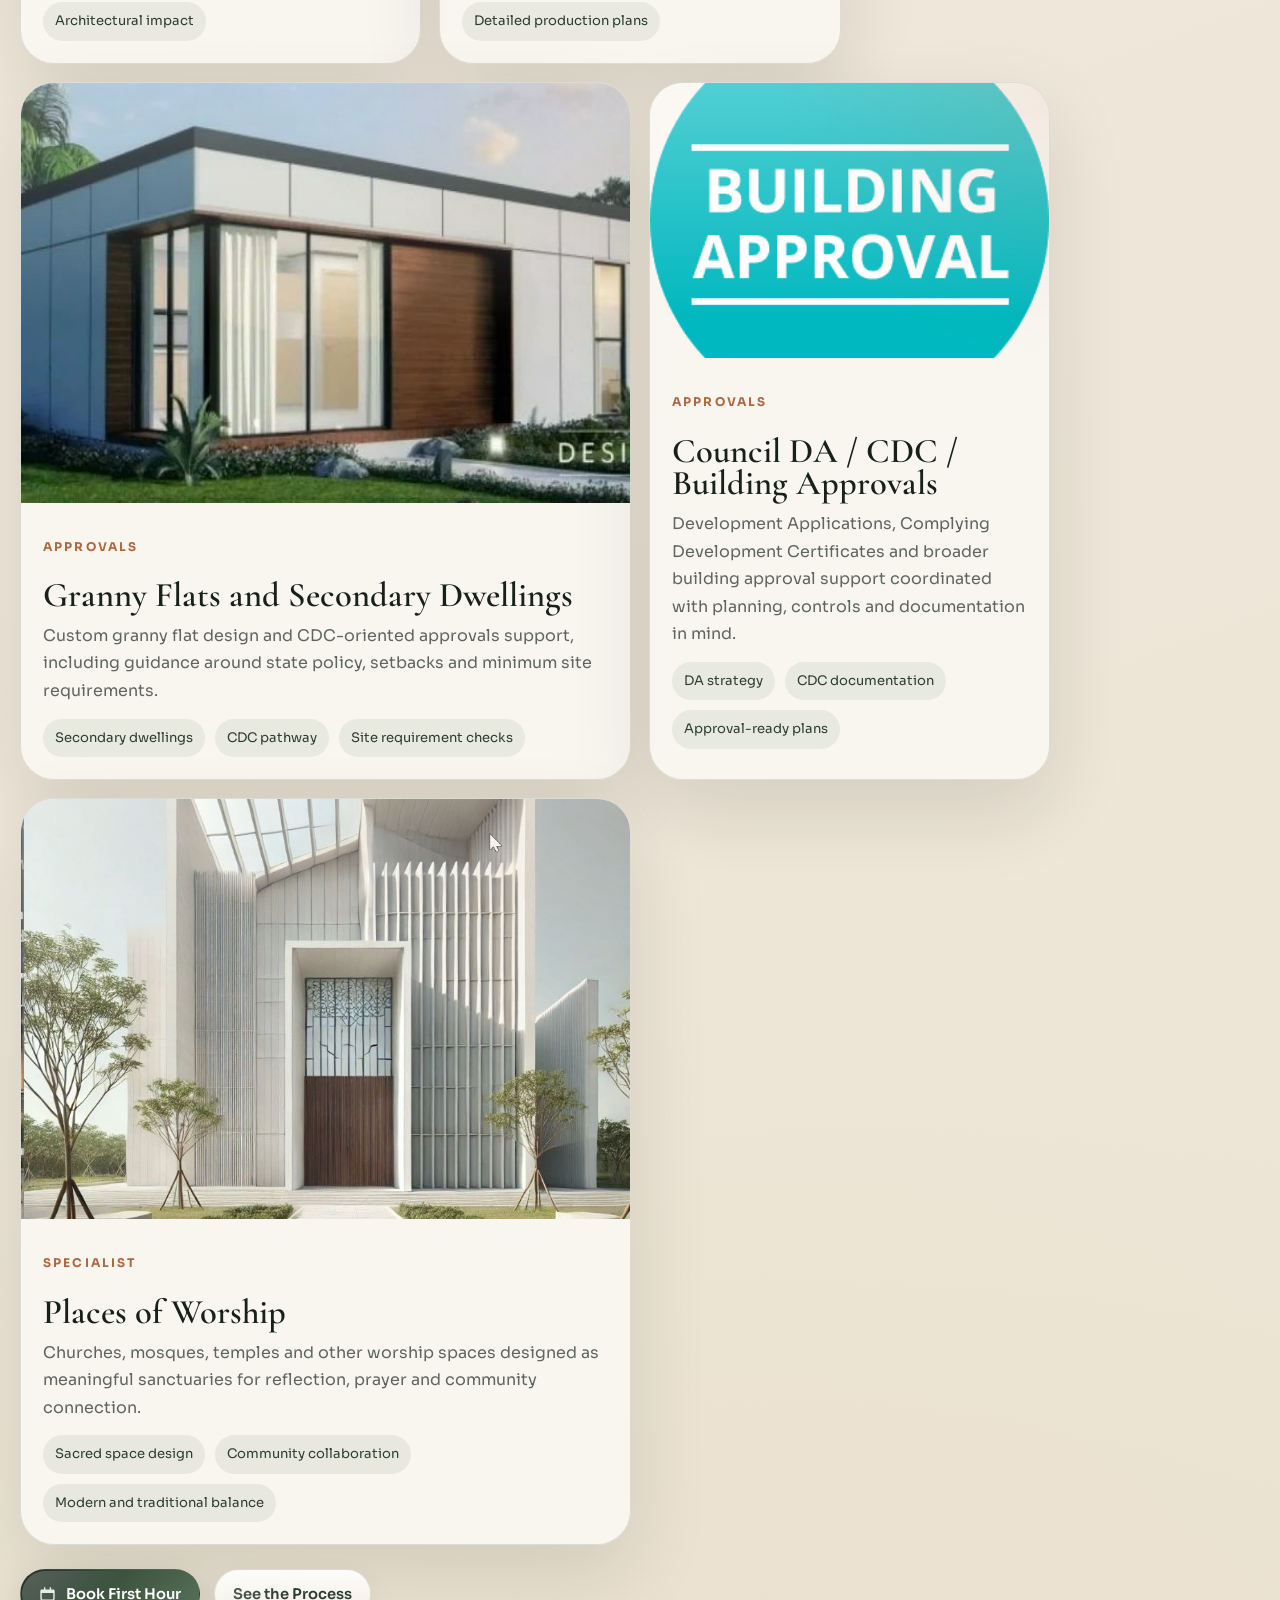
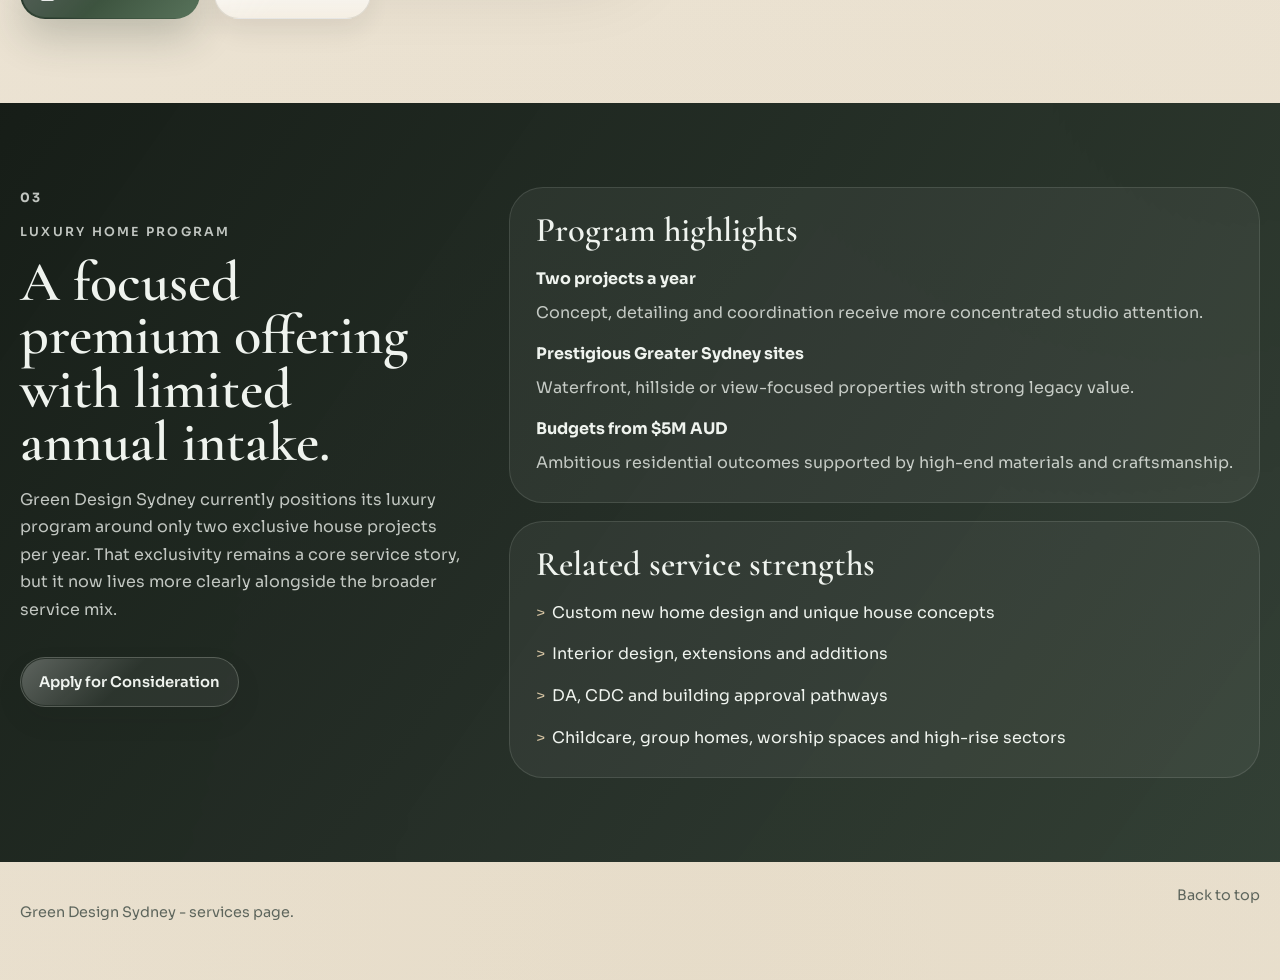
<file: services.html>
<!DOCTYPE html>
<html lang="en">
  <head>
    <meta charset="UTF-8" />
    <meta name="viewport" content="width=device-width, initial-scale=1.0" />
    <title>Green Design Sydney | Services</title>
    <meta
      name="description"
      content="Explore Green Design Sydney services across luxury homes, residential design, approvals and specialist sectors."
    />
    <link rel="preconnect" href="https://fonts.googleapis.com" />
    <link rel="preconnect" href="https://fonts.gstatic.com" crossorigin />
    <link
      href="https://fonts.googleapis.com/css2?family=Cormorant+Garamond:wght@500;600;700&family=Sora:wght@400;500;600;700&display=swap"
      rel="stylesheet"
    />
    <link rel="icon" href="./assets/originals/1e2317d9-5132-444b-93df-b23bd5818da6.png" />
    <link rel="stylesheet" href="./styles.css" />
  </head>
  <body data-page="services">
    <div class="page-glow page-glow--one" aria-hidden="true"></div>
    <div class="page-glow page-glow--two" aria-hidden="true"></div>
    <div class="page-grid" aria-hidden="true"></div>

    <header class="site-header" data-header>
      <div class="wrap site-header__inner">
        <a class="brand" href="./index.html" aria-label="Green Design Sydney home">
          <img class="brand__mark" src="./assets/originals/blob-0001.png" alt="Green Design Sydney logo mark" />
          <span class="brand__text">
            <strong>Green Design Sydney</strong>
            <span>Beauty, function and sustainability</span>
          </span>
        </a>

        <button class="menu-toggle" type="button" aria-expanded="false" aria-controls="site-nav" data-menu-toggle>
          Menu
        </button>

        <nav class="site-nav" id="site-nav" data-nav>
          <a href="./index.html" data-nav-page="home">Home</a>
          <a href="./projects.html" data-nav-page="projects">Projects</a>
          <a href="./services.html" data-nav-page="services">Services</a>
          <a href="./process.html" data-nav-page="process">Process</a>
          <a href="./practice.html" data-nav-page="practice">Practice</a>
          <a href="./resources.html" data-nav-page="resources">Resources</a>
          <a href="./contact.html" data-nav-page="contact">Contact</a>
        </nav>

        <a class="button button--primary site-header__cta" href="./contact.html#booking">Book First Hour</a>
      </div>
    </header>

    <main>
      <section class="section" id="top">
        <div class="wrap">
          <div class="section-heading reveal">
            <div>
              <p class="section-index">02</p>
              <p class="eyebrow">Services</p>
            </div>
            <div class="section-heading__content">
              <h2>Residential depth, specialist sectors and approvals guidance in one clearer service page.</h2>
              <p>
                The live site spreads its value across many separate pages. This reworked services
                page keeps that range, but groups it into a more legible structure with stronger
                visual hierarchy and cleaner entry points.
              </p>
            </div>
          </div>

          <div class="service-grid" id="service-grid"></div>

          <div class="section-cta reveal">
            <a class="button button--primary" href="./contact.html#booking">Book First Hour</a>
            <a class="button button--ghost" href="./process.html">See the Process</a>
          </div>
        </div>
      </section>

      <section class="section section--accent">
        <div class="wrap luxury-layout">
          <div class="luxury-copy reveal">
            <p class="section-index">03</p>
            <p class="eyebrow">Luxury home program</p>
            <h2>A focused premium offering with limited annual intake.</h2>
            <p>
              Green Design Sydney currently positions its luxury program around only two exclusive
              house projects per year. That exclusivity remains a core service story, but it now
              lives more clearly alongside the broader service mix.
            </p>
            <a class="button button--ghost" href="./contact.html#consideration">Apply for Consideration</a>
          </div>

          <div class="luxury-panels reveal">
            <article class="luxury-card">
              <h3>Program highlights</h3>
              <ul class="luxury-list">
                <li>
                  <strong>Two projects a year</strong>
                  <span>Concept, detailing and coordination receive more concentrated studio attention.</span>
                </li>
                <li>
                  <strong>Prestigious Greater Sydney sites</strong>
                  <span>Waterfront, hillside or view-focused properties with strong legacy value.</span>
                </li>
                <li>
                  <strong>Budgets from $5M AUD</strong>
                  <span>Ambitious residential outcomes supported by high-end materials and craftsmanship.</span>
                </li>
              </ul>
            </article>
            <article class="luxury-card">
              <h3>Related service strengths</h3>
              <ul class="criteria-list">
                <li>Custom new home design and unique house concepts</li>
                <li>Interior design, extensions and additions</li>
                <li>DA, CDC and building approval pathways</li>
                <li>Childcare, group homes, worship spaces and high-rise sectors</li>
              </ul>
            </article>
          </div>
        </div>
      </section>
    </main>

    <footer class="site-footer">
      <div class="wrap site-footer__inner">
        <p>Green Design Sydney - services page.</p>
        <a href="#top">Back to top</a>
      </div>
    </footer>

    <script src="./content.js"></script>
    <script src="./script.js"></script>
  </body>
</html>
</file>
<file: styles.css>
:root {
  --bg: #f1ede3;
  --bg-soft: #e5e0d3;
  --surface: rgba(251, 249, 243, 0.88);
  --surface-raised: rgba(255, 255, 255, 0.84);
  --surface-mist: rgba(255, 255, 255, 0.58);
  --surface-strong: #faf7ef;
  --surface-dark: #20251f;
  --text: #172019;
  --muted: #5e665d;
  --line: rgba(23, 32, 25, 0.12);
  --line-strong: rgba(23, 32, 25, 0.22);
  --olive: #4c6950;
  --forest: #2c3d31;
  --clay: #af6840;
  --sand: #d5c3a3;
  --shadow: 0 30px 80px rgba(25, 31, 26, 0.12);
  --shadow-lg: 0 34px 88px rgba(25, 31, 26, 0.14);
  --shadow-hover: 0 42px 110px rgba(25, 31, 26, 0.18);
  --radius-xl: 34px;
  --radius-lg: 26px;
  --radius-md: 18px;
  --radius-sm: 12px;
  --wrap: min(1240px, calc(100% - 36px));
  --header-height: 92px;
  --icon-calendar: url("data:image/svg+xml,%3Csvg xmlns='http://www.w3.org/2000/svg' viewBox='0 0 24 24'%3E%3Cpath fill='black' d='M7 2h2v3H7V2Zm8 0h2v3h-2V2ZM4 5h16a2 2 0 0 1 2 2v11a3 3 0 0 1-3 3H5a3 3 0 0 1-3-3V7a2 2 0 0 1 2-2Zm0 5v8a1 1 0 0 0 1 1h14a1 1 0 0 0 1-1v-8H4Z'/%3E%3C/svg%3E");
  --icon-phone: url("data:image/svg+xml,%3Csvg xmlns='http://www.w3.org/2000/svg' viewBox='0 0 24 24'%3E%3Cpath fill='black' d='M6.62 10.79a15.46 15.46 0 0 0 6.59 6.59l2.2-2.2a1 1 0 0 1 1-.24 11.38 11.38 0 0 0 3.58.57 1 1 0 0 1 1 1V20a2 2 0 0 1-2 2C10.85 22 2 13.15 2 4a2 2 0 0 1 2-2h3.49a1 1 0 0 1 1 1 11.38 11.38 0 0 0 .57 3.58 1 1 0 0 1-.24 1Z'/%3E%3C/svg%3E");
  --icon-map: url("data:image/svg+xml,%3Csvg xmlns='http://www.w3.org/2000/svg' viewBox='0 0 24 24'%3E%3Cpath fill='black' d='M12 2a7 7 0 0 1 7 7c0 4.64-5.14 10.52-6.37 11.87a.83.83 0 0 1-1.26 0C10.14 19.52 5 13.64 5 9a7 7 0 0 1 7-7Zm0 9.5A2.5 2.5 0 1 0 12 6a2.5 2.5 0 0 0 0 5.5Z'/%3E%3C/svg%3E");
  --icon-instagram: url("data:image/svg+xml,%3Csvg xmlns='http://www.w3.org/2000/svg' viewBox='0 0 24 24'%3E%3Cpath fill='black' d='M7 2h10a5 5 0 0 1 5 5v10a5 5 0 0 1-5 5H7a5 5 0 0 1-5-5V7a5 5 0 0 1 5-5Zm0 2.2A2.8 2.8 0 0 0 4.2 7v10A2.8 2.8 0 0 0 7 19.8h10a2.8 2.8 0 0 0 2.8-2.8V7A2.8 2.8 0 0 0 17 4.2Zm5 2.3A5.5 5.5 0 1 1 6.5 12 5.51 5.51 0 0 1 12 6.5Zm0 2.2a3.3 3.3 0 1 0 3.3 3.3A3.31 3.31 0 0 0 12 8.7Zm5.6-2.85a1.2 1.2 0 1 1-1.2 1.2 1.2 1.2 0 0 1 1.2-1.2Z'/%3E%3C/svg%3E");
  --icon-facebook: url("data:image/svg+xml,%3Csvg xmlns='http://www.w3.org/2000/svg' viewBox='0 0 24 24'%3E%3Cpath fill='black' d='M13.5 22v-8.2h2.77l.42-3.21H13.5V8.53c0-.93.26-1.56 1.59-1.56h1.7V4.1a22.66 22.66 0 0 0-2.48-.13c-2.45 0-4.13 1.5-4.13 4.24v2.36H7.4v3.21h2.78V22Z'/%3E%3C/svg%3E");
  --icon-shield: url("data:image/svg+xml,%3Csvg xmlns='http://www.w3.org/2000/svg' viewBox='0 0 24 24'%3E%3Cpath fill='black' d='M12 2 4 5v6c0 5.25 3.4 10.16 8 11.8 4.6-1.64 8-6.55 8-11.8V5Zm3.53 7.78-4.28 4.28a1 1 0 0 1-1.42 0l-2.36-2.36 1.42-1.42 1.65 1.66 3.57-3.58Z'/%3E%3C/svg%3E");
}

*,
*::before,
*::after {
  box-sizing: border-box;
}

html {
  scroll-behavior: smooth;
  scroll-padding-top: 108px;
}

body {
  margin: 0;
  min-height: 100vh;
  color: var(--text);
  font-family: "Sora", sans-serif;
  background:
    radial-gradient(circle at 10% 8%, rgba(175, 104, 64, 0.18), transparent 26%),
    radial-gradient(circle at 88% 12%, rgba(76, 105, 80, 0.18), transparent 24%),
    radial-gradient(circle at 54% 100%, rgba(213, 195, 163, 0.22), transparent 30%),
    linear-gradient(160deg, #f8f3e9 0%, #f0e8db 44%, #ebe3d3 100%);
}

body.nav-open {
  overflow: hidden;
}

img {
  display: block;
  max-width: 100%;
}

a {
  color: inherit;
  text-decoration: none;
}

button,
input,
select,
textarea {
  font: inherit;
}

.page-glow,
.page-grid {
  pointer-events: none;
  position: fixed;
  inset: 0;
}

.page-glow {
  z-index: -2;
}

.page-glow--one {
  background: radial-gradient(circle at 16% 18%, rgba(175, 104, 64, 0.18), transparent 22%);
}

.page-glow--two {
  background: radial-gradient(circle at 82% 14%, rgba(76, 105, 80, 0.18), transparent 26%);
}

.page-grid {
  z-index: -1;
  opacity: 0.3;
  background-image:
    linear-gradient(rgba(255, 255, 255, 0.55) 1px, transparent 1px),
    linear-gradient(90deg, rgba(255, 255, 255, 0.55) 1px, transparent 1px);
  background-size: 48px 48px;
  mask-image: linear-gradient(180deg, rgba(0, 0, 0, 0.48), transparent 78%);
}

.wrap {
  width: var(--wrap);
  margin: 0 auto;
}

.section {
  padding: 84px 0;
}

.site-header {
  position: sticky;
  top: 0;
  z-index: 30;
  backdrop-filter: blur(18px);
  background: linear-gradient(180deg, rgba(248, 244, 236, 0.9), rgba(241, 237, 227, 0.76));
  border-bottom: 1px solid rgba(23, 32, 25, 0.08);
  box-shadow: 0 18px 42px rgba(25, 31, 26, 0.08);
}

.site-header::after {
  position: absolute;
  right: 0;
  bottom: 0;
  left: 0;
  height: 1px;
  background: linear-gradient(90deg, transparent, rgba(23, 32, 25, 0.16), transparent);
  content: "";
}

.site-header__inner {
  display: grid;
  gap: 14px;
  align-items: center;
  min-height: var(--header-height);
  grid-template-columns: auto 1fr auto;
}

.brand {
  display: inline-flex;
  gap: 14px;
  align-items: center;
  min-width: 0;
}

.brand__mark {
  width: 54px;
  height: 54px;
  object-fit: contain;
  border-radius: 18px;
  background: linear-gradient(180deg, rgba(255, 255, 255, 0.88), rgba(245, 239, 228, 0.76));
  box-shadow:
    inset 0 1px 0 rgba(255, 255, 255, 0.72),
    0 16px 32px rgba(25, 31, 26, 0.12);
  padding: 7px;
}

.brand__text {
  display: grid;
  gap: 4px;
  min-width: 0;
}

.brand__text strong {
  font-size: 0.96rem;
  line-height: 1;
  letter-spacing: 0.08em;
  text-transform: uppercase;
}

.brand__text span {
  color: var(--muted);
  font-size: 0.78rem;
}

.site-nav {
  display: inline-flex;
  flex-wrap: nowrap;
  gap: 8px 10px;
  justify-content: center;
  min-width: 0;
}

.site-nav a {
  position: relative;
  color: var(--muted);
  font-size: 0.89rem;
  border-radius: 999px;
  padding: 10px 12px;
  white-space: nowrap;
  transition:
    color 180ms ease,
    background 180ms ease,
    box-shadow 180ms ease;
}

.site-nav a::after {
  position: absolute;
  inset: auto 14px 7px;
  height: 1px;
  background: linear-gradient(90deg, transparent, currentColor, transparent);
  transform: scaleX(0.6);
  opacity: 0;
  transition:
    transform 180ms ease,
    opacity 180ms ease;
  content: "";
}

.site-nav a:hover,
.site-nav a.is-current {
  color: var(--text);
  background: rgba(255, 255, 255, 0.72);
  box-shadow: 0 12px 28px rgba(25, 31, 26, 0.08);
}

.site-nav a:hover::after,
.site-nav a.is-current::after {
  transform: scaleX(1);
  opacity: 1;
}

.menu-toggle {
  display: none;
  border: 1px solid var(--line);
  border-radius: 999px;
  background: rgba(255, 255, 255, 0.72);
  color: var(--text);
  padding: 10px 16px;
}

.button {
  display: inline-flex;
  align-items: center;
  justify-content: center;
  gap: 10px;
  min-height: 50px;
  position: relative;
  border-radius: 999px;
  border: 1px solid transparent;
  padding: 12px 18px;
  font-size: 0.92rem;
  font-weight: 600;
  overflow: hidden;
  transition:
    transform 180ms ease,
    box-shadow 180ms ease,
    background 180ms ease,
    border-color 180ms ease,
    color 180ms ease;
}

.button::after {
  position: absolute;
  inset: 1px;
  border-radius: inherit;
  background: linear-gradient(135deg, rgba(255, 255, 255, 0.24), transparent 48%);
  pointer-events: none;
  content: "";
}

.button:hover {
  transform: translateY(-2px);
}

.button:focus-visible {
  outline: none;
  box-shadow:
    0 0 0 4px rgba(76, 105, 80, 0.16),
    0 18px 42px rgba(25, 31, 26, 0.16);
}

.button--primary {
  color: #fff;
  background: linear-gradient(135deg, #223027 0%, #3f5641 52%, #58735b 100%);
  box-shadow: 0 18px 40px rgba(44, 61, 49, 0.24);
}

.button--ghost {
  color: var(--forest);
  border-color: rgba(23, 32, 25, 0.1);
  background: linear-gradient(180deg, rgba(255, 255, 255, 0.92), rgba(246, 241, 231, 0.82));
  box-shadow: 0 12px 28px rgba(25, 31, 26, 0.08);
}

.button--ghost:hover {
  border-color: rgba(175, 104, 64, 0.24);
}

.site-header__cta {
  white-space: nowrap;
}

.eyebrow,
.section-index,
.service-card__category,
.hero__panel-label,
.criteria-label {
  letter-spacing: 0.18em;
  text-transform: uppercase;
}

.eyebrow {
  color: var(--clay);
  font-size: 0.78rem;
  font-weight: 600;
}

.section-index {
  margin: 0 0 10px;
  color: rgba(23, 32, 25, 0.35);
  font-size: 0.8rem;
  font-weight: 700;
}

h1,
h2,
h3 {
  margin: 0;
  font-family: "Cormorant Garamond", serif;
  font-weight: 600;
  line-height: 0.95;
  text-wrap: balance;
}

h1 {
  font-size: clamp(3.3rem, 7vw, 6.8rem);
  max-width: 12ch;
}

h2 {
  font-size: clamp(2.2rem, 4.4vw, 4.1rem);
}

h3 {
  font-size: clamp(1.5rem, 2.7vw, 2.2rem);
}

p,
li,
summary {
  line-height: 1.72;
}

.hero {
  padding-top: 46px;
}

.hero__layout {
  display: grid;
  gap: 34px;
  align-items: start;
  grid-template-columns: minmax(0, 1.3fr) minmax(340px, 0.9fr);
}

.hero__copy,
.hero__visual,
.filter-bar,
.archive-index,
.approval-panel,
.resource-highlight,
.contact-cards,
.practice-gallery__card {
  border: 1px solid var(--line);
  border-radius: var(--radius-xl);
  background: linear-gradient(180deg, var(--surface-raised), rgba(246, 240, 228, 0.7));
  box-shadow: var(--shadow-lg);
  backdrop-filter: blur(14px);
}

.hero__copy,
.hero__visual,
.portal-card,
.project-card__button,
.service-card,
.resource-panel,
.contact-form,
.contact-card,
.metric-card,
.practice-gallery__card,
.archive-index,
.approval-panel,
.resource-highlight,
.faq-item {
  position: relative;
  overflow: hidden;
  transition:
    transform 220ms ease,
    box-shadow 220ms ease,
    border-color 220ms ease,
    background 220ms ease;
}

.hero__copy::before,
.hero__visual::before,
.portal-card::before,
.project-card__button::before,
.service-card::before,
.resource-panel::before,
.contact-form::before,
.contact-card::before,
.metric-card::before,
.practice-gallery__card::before,
.archive-index::before,
.approval-panel::before,
.resource-highlight::before,
.faq-item::before {
  position: absolute;
  inset: 0;
  background:
    radial-gradient(circle at top right, rgba(175, 104, 64, 0.12), transparent 34%),
    linear-gradient(180deg, rgba(255, 255, 255, 0.32), transparent 34%);
  pointer-events: none;
  content: "";
}

.portal-card:hover,
.project-card__button:hover,
.service-card:hover,
.resource-panel:hover,
.contact-form:hover,
.contact-card:hover,
.metric-card:hover,
.practice-gallery__card:hover,
.archive-index:hover,
.approval-panel:hover,
.resource-highlight:hover,
.faq-item:hover {
  transform: translateY(-4px);
  border-color: rgba(23, 32, 25, 0.16);
  box-shadow: var(--shadow-hover);
}

.hero__copy {
  padding: 42px;
}

.hero__lede {
  max-width: 64ch;
  margin-top: 18px;
  color: var(--muted);
  font-size: 1.03rem;
}

.hero__title {
  font-size: clamp(2.2rem, 3.45vw, 3.25rem);
  max-width: 100%;
}

.hero__title-line,
.hero__title-rest {
  display: block;
  max-width: none;
  white-space: nowrap;
}

.hero__title-line {
  white-space: nowrap;
}

.hero__actions {
  display: flex;
  flex-wrap: wrap;
  gap: 14px;
  margin-top: 26px;
}

.hero__metrics {
  display: grid;
  gap: 16px;
  margin-top: 34px;
  grid-template-columns: repeat(3, minmax(0, 1fr));
}

.metric-card {
  min-height: 100%;
  border-radius: var(--radius-md);
  background: linear-gradient(180deg, rgba(255, 255, 255, 0.78), rgba(247, 241, 231, 0.68));
  border: 1px solid rgba(23, 32, 25, 0.08);
  padding: 18px;
}

.metric-card span {
  display: block;
  margin-bottom: 12px;
  font-size: 1.45rem;
  font-weight: 700;
}

.metric-card p {
  margin: 0;
  color: var(--muted);
  font-size: 0.9rem;
}

.portal-grid {
  display: grid;
  gap: 18px;
  grid-template-columns: repeat(3, minmax(0, 1fr));
}

.portal-card {
  display: grid;
  gap: 14px;
  min-height: 100%;
  border: 1px solid var(--line);
  border-radius: var(--radius-xl);
  background: linear-gradient(180deg, rgba(255, 255, 255, 0.84), rgba(245, 239, 228, 0.72));
  box-shadow: var(--shadow-lg);
  padding: 28px;
}

.portal-card__index {
  display: inline-flex;
  align-items: center;
  gap: 10px;
  color: rgba(23, 32, 25, 0.35);
  font-size: 0.8rem;
  font-weight: 700;
  letter-spacing: 0.16em;
  text-transform: uppercase;
}

.portal-card__index::before {
  width: 34px;
  height: 1px;
  background: linear-gradient(90deg, var(--clay), transparent);
  content: "";
}

.portal-card p {
  margin: 0;
  color: var(--muted);
}

.portal-card__link {
  margin-top: 6px;
}

.section-cta {
  display: flex;
  flex-wrap: wrap;
  gap: 14px;
  margin-top: 24px;
}

.hero__visual {
  overflow: hidden;
}

.hero__figure {
  aspect-ratio: 0.95;
  margin: 0;
}

.hero__figure img {
  width: 100%;
  height: 100%;
  object-fit: cover;
}

.hero__panel {
  display: grid;
  gap: 12px;
  padding: 28px;
  background:
    linear-gradient(180deg, rgba(255, 252, 246, 0.92), rgba(237, 227, 208, 0.84)),
    radial-gradient(circle at top right, rgba(175, 104, 64, 0.16), transparent 38%);
  border-top: 1px solid rgba(23, 32, 25, 0.08);
}

.hero__panel p {
  margin: 0;
  color: var(--muted);
}

.hero__panel-list {
  display: grid;
  gap: 10px;
  padding: 0;
  margin: 4px 0 0;
  list-style: none;
}

.hero__panel-list li {
  padding-left: 18px;
  position: relative;
}

.hero__panel-list li::before {
  position: absolute;
  left: 0;
  color: var(--clay);
  content: "+";
}

.ticker {
  overflow: hidden;
  border-block: 1px solid rgba(23, 32, 25, 0.08);
  background: linear-gradient(90deg, rgba(255, 255, 255, 0.7), rgba(248, 244, 236, 0.48));
}

.ticker__track {
  display: flex;
  gap: 18px;
  width: max-content;
  padding: 18px 0;
  animation: ticker-scroll 42s linear infinite;
}

.ticker__item {
  flex: 0 0 auto;
  color: var(--muted);
  font-size: 0.92rem;
  letter-spacing: 0.08em;
  text-transform: uppercase;
}

.ticker__item::after {
  display: inline-block;
  margin-left: 18px;
  color: rgba(23, 32, 25, 0.35);
  content: "/";
}

.section-heading {
  display: grid;
  gap: 18px;
  align-items: start;
  margin-bottom: 28px;
  grid-template-columns: minmax(120px, 180px) minmax(0, 1fr);
}

.section-heading__content {
  padding: 22px 24px;
  border: 1px solid rgba(23, 32, 25, 0.08);
  border-radius: var(--radius-lg);
  background: linear-gradient(180deg, rgba(255, 255, 255, 0.46), rgba(255, 255, 255, 0.2));
  box-shadow: 0 20px 44px rgba(25, 31, 26, 0.07);
}

.section-heading__content p,
.archive-index__intro p,
.practice-copy > p:last-of-type,
.contact-copy p:last-of-type {
  margin: 12px 0 0;
  max-width: 70ch;
  color: var(--muted);
}

.filter-bar {
  display: flex;
  flex-wrap: wrap;
  gap: 10px;
  padding: 18px;
}

.filter-chip {
  border: 1px solid var(--line);
  border-radius: 999px;
  background: rgba(255, 255, 255, 0.72);
  color: var(--muted);
  padding: 10px 16px;
  transition:
    border-color 180ms ease,
    background 180ms ease,
    color 180ms ease,
    transform 180ms ease;
}

.filter-chip:hover,
.filter-chip.is-active {
  border-color: transparent;
  background: var(--forest);
  color: #fff;
  transform: translateY(-1px);
}

.project-grid {
  display: grid;
  gap: 18px;
  margin-top: 18px;
  grid-template-columns: repeat(12, minmax(0, 1fr));
}

.project-card {
  grid-column: span 4;
}

.project-card:nth-child(5n + 1) {
  grid-column: span 7;
}

.project-card:nth-child(5n + 2) {
  grid-column: span 5;
}

.project-card__button {
  width: 100%;
  padding: 0;
  border: 0;
  border-radius: var(--radius-xl);
  overflow: hidden;
  background: var(--surface);
  box-shadow: var(--shadow);
  text-align: left;
}

.project-card__media {
  aspect-ratio: 1.15;
  margin: 0;
  overflow: hidden;
}

.project-card__media img {
  width: 100%;
  height: 100%;
  object-fit: cover;
  transition: transform 400ms ease;
}

.project-card__button:hover .project-card__media img {
  transform: scale(1.04);
}

.project-card__body {
  padding: 18px 20px 22px;
}

.project-card__meta {
  display: flex;
  justify-content: space-between;
  gap: 12px;
  color: var(--muted);
  font-size: 0.8rem;
  letter-spacing: 0.12em;
  text-transform: uppercase;
}

.project-card__body h3 {
  margin-top: 14px;
}

.project-card__body p {
  margin: 10px 0 0;
  color: var(--muted);
}

.archive-index {
  display: grid;
  gap: 24px;
  margin-top: 28px;
  padding: 28px;
  grid-template-columns: minmax(0, 0.9fr) minmax(0, 1.1fr);
}

.archive-index__list {
  display: grid;
  gap: 10px 16px;
  padding: 0;
  margin: 0;
  list-style: none;
  grid-template-columns: repeat(2, minmax(0, 1fr));
}

.archive-index__list li {
  border-top: 1px solid rgba(23, 32, 25, 0.09);
  padding-top: 10px;
  color: var(--muted);
}

.section--accent {
  position: relative;
  color: #eff3ee;
}

.section--accent::before {
  position: absolute;
  inset: 0;
  background:
    linear-gradient(125deg, rgba(18, 25, 20, 0.98), rgba(43, 57, 47, 0.96)),
    radial-gradient(circle at top right, rgba(175, 104, 64, 0.34), transparent 32%),
    radial-gradient(circle at bottom left, rgba(213, 195, 163, 0.12), transparent 28%);
  content: "";
}

.luxury-layout {
  position: relative;
  display: grid;
  gap: 28px;
  grid-template-columns: minmax(280px, 0.76fr) minmax(0, 1.24fr);
}

.luxury-copy,
.luxury-card {
  position: relative;
  z-index: 1;
}

.luxury-copy {
  padding-right: 14px;
}

.luxury-copy p,
.luxury-note,
.luxury-list span {
  color: rgba(239, 243, 238, 0.78);
}

.luxury-copy .button--ghost {
  margin-top: 18px;
  border-color: rgba(239, 243, 238, 0.22);
  background: rgba(255, 255, 255, 0.06);
  color: #eff3ee;
}

.luxury-panels {
  position: relative;
  z-index: 1;
  display: grid;
  gap: 18px;
}

.luxury-card {
  border: 1px solid rgba(239, 243, 238, 0.12);
  border-radius: var(--radius-xl);
  background: rgba(255, 255, 255, 0.05);
  padding: 26px;
}

.luxury-list,
.criteria-list {
  display: grid;
  gap: 14px;
  padding: 0;
  margin: 18px 0 0;
  list-style: none;
}

.luxury-list strong {
  display: block;
  margin-bottom: 6px;
}

.criteria-grid {
  display: grid;
  gap: 18px;
  margin-top: 18px;
  grid-template-columns: repeat(2, minmax(0, 1fr));
}

.criteria-label {
  color: var(--sand);
  font-size: 0.76rem;
  font-weight: 700;
}

.criteria-list li {
  position: relative;
  padding-left: 16px;
}

.criteria-list li::before {
  position: absolute;
  left: 0;
  color: var(--sand);
  content: ">";
}

.service-grid {
  display: grid;
  gap: 18px;
  grid-template-columns: repeat(12, minmax(0, 1fr));
}

.service-card {
  grid-column: span 4;
  overflow: hidden;
  border: 1px solid var(--line);
  border-radius: var(--radius-xl);
  background: var(--surface);
  box-shadow: var(--shadow);
}

.service-card:nth-child(5n + 1),
.service-card:nth-child(5n + 4) {
  grid-column: span 6;
}

.service-card__media {
  aspect-ratio: 1.45;
  margin: 0;
}

.service-card__media img {
  width: 100%;
  height: 100%;
  object-fit: cover;
}

.service-card__copy {
  display: grid;
  gap: 10px;
  padding: 22px;
}

.service-card__category {
  color: var(--clay);
  font-size: 0.75rem;
  font-weight: 700;
}

.service-card__copy p:last-of-type {
  margin: 0;
  color: var(--muted);
}

.tag-list {
  display: flex;
  flex-wrap: wrap;
  gap: 10px;
  padding: 0;
  margin: 4px 0 0;
  list-style: none;
}

.tag-list li,
.project-dialog__tags li {
  border-radius: 999px;
  background: rgba(76, 105, 80, 0.1);
  color: var(--forest);
  padding: 8px 12px;
  font-size: 0.82rem;
}

.section--process {
  background: linear-gradient(180deg, rgba(255, 255, 255, 0.14), rgba(255, 255, 255, 0));
}

.process-layout,
.resources-layout,
.contact-layout {
  display: grid;
  gap: 24px;
}

.process-grid {
  display: grid;
  gap: 16px;
  grid-template-columns: repeat(5, minmax(0, 1fr));
}

.process-card {
  position: relative;
  border: 1px solid var(--line);
  border-radius: var(--radius-xl);
  background: rgba(255, 255, 255, 0.72);
  padding: 22px;
  overflow: hidden;
}

.process-card::before {
  position: absolute;
  inset: auto auto 0 0;
  width: 100%;
  height: 4px;
  background: linear-gradient(90deg, var(--clay), transparent);
  content: "";
}

.process-card__step {
  display: inline-flex;
  margin-bottom: 18px;
  color: rgba(23, 32, 25, 0.36);
  font-size: 2.2rem;
  font-weight: 700;
  line-height: 1;
}

.process-card p {
  margin: 12px 0 0;
  color: var(--muted);
}

.approval-panel {
  display: grid;
  overflow: hidden;
  grid-template-columns: minmax(250px, 0.66fr) minmax(0, 1fr);
}

.approval-panel__media {
  background: #e8ece6;
}

.approval-panel__media img {
  width: 100%;
  height: 100%;
  object-fit: cover;
}

.approval-panel__copy {
  display: grid;
  gap: 10px;
  padding: 28px;
}

.approval-panel__copy p,
.approval-panel__copy li,
.contact-card span {
  color: var(--muted);
}

.approval-panel__list {
  display: grid;
  gap: 12px;
  padding: 0;
  margin: 8px 0 0;
  list-style: none;
}

.approval-panel__list li {
  padding-left: 16px;
  position: relative;
}

.approval-panel__list li::before {
  position: absolute;
  left: 0;
  color: var(--clay);
  content: "+";
}

.practice-layout {
  display: grid;
  gap: 24px;
  grid-template-columns: minmax(0, 0.95fr) minmax(0, 1.05fr);
}

.practice-notes {
  display: grid;
  gap: 16px;
  margin-top: 24px;
}

.practice-notes article {
  border-left: 2px solid rgba(76, 105, 80, 0.2);
  padding-left: 16px;
}

.practice-notes p {
  margin: 8px 0 0;
  color: var(--muted);
}

.practice-gallery {
  display: grid;
  gap: 18px;
  grid-template-columns: repeat(2, minmax(0, 1fr));
}

.practice-gallery__card {
  overflow: hidden;
}

.practice-gallery__card--certificate,
.practice-gallery__card--approval {
  grid-column: span 2;
}

.practice-gallery__card img {
  width: 100%;
}

.practice-gallery__card figcaption {
  color: var(--muted);
  font-size: 0.84rem;
  padding: 16px 20px 20px;
}

.resource-highlight {
  display: grid;
  gap: 18px;
  align-items: center;
  padding: 24px;
  grid-template-columns: minmax(0, 1fr) auto;
}

.resource-highlight p:last-of-type {
  margin: 10px 0 0;
  color: var(--muted);
}

.resource-cta-grid {
  display: grid;
  gap: 18px;
  grid-template-columns: minmax(0, 1.15fr) minmax(320px, 0.85fr);
}

.resource-panel,
.contact-form {
  border: 1px solid var(--line);
  border-radius: var(--radius-xl);
  background: linear-gradient(180deg, rgba(255, 255, 255, 0.82), rgba(245, 239, 228, 0.7));
  box-shadow: var(--shadow-lg);
  padding: 24px;
}

.resource-panel p:last-of-type,
.contact-form__heading p:last-of-type {
  color: var(--muted);
}

.resource-note-list {
  margin-top: 18px;
  padding-top: 18px;
  border-top: 1px solid rgba(23, 32, 25, 0.08);
}

.resource-note-list p,
.resource-note-list li {
  color: var(--muted);
}

.resource-note-list ul {
  display: grid;
  gap: 10px;
  margin: 12px 0 0;
  padding-left: 18px;
}

.enquiry-form {
  display: grid;
  gap: 16px;
  margin-top: 20px;
}

.enquiry-form--compact {
  margin-top: 16px;
}

.form-grid {
  display: grid;
  gap: 14px;
}

.form-grid--two {
  grid-template-columns: repeat(2, minmax(0, 1fr));
}

.field {
  display: grid;
  gap: 8px;
}

.field--full {
  grid-column: 1 / -1;
}

.field span,
.form-note,
.form-feedback {
  font-size: 0.9rem;
}

.field span {
  font-weight: 600;
}

.field input,
.field select,
.field textarea {
  width: 100%;
  border: 1px solid rgba(23, 32, 25, 0.12);
  border-radius: 18px;
  background: rgba(255, 255, 255, 0.86);
  color: var(--text);
  padding: 14px 16px;
}

.field select {
  appearance: none;
  background-image:
    linear-gradient(45deg, transparent 50%, var(--forest) 50%),
    linear-gradient(135deg, var(--forest) 50%, transparent 50%);
  background-position:
    calc(100% - 22px) calc(50% - 3px),
    calc(100% - 16px) calc(50% - 3px);
  background-repeat: no-repeat;
  background-size: 6px 6px;
  padding-right: 40px;
}

.field textarea {
  min-height: 140px;
  resize: vertical;
}

.field input:focus,
.field select:focus,
.field textarea:focus {
  outline: 2px solid rgba(76, 105, 80, 0.18);
  border-color: rgba(76, 105, 80, 0.4);
}

.field input::placeholder,
.field textarea::placeholder {
  color: rgba(94, 102, 93, 0.75);
}

.form-actions {
  display: flex;
  flex-wrap: wrap;
  gap: 12px;
  align-items: center;
}

.form-actions--stack {
  align-items: start;
}

.form-note {
  margin: 0;
  color: var(--muted);
}

.form-feedback {
  min-height: 1.35em;
  margin: 0;
  color: var(--muted);
}

.form-feedback[data-state="success"] {
  color: var(--forest);
}

.contact-stack {
  display: grid;
  gap: 16px;
}

.contact-form__heading {
  display: grid;
  gap: 8px;
}

.faq-list {
  display: grid;
  gap: 14px;
}

.faq-item {
  border: 1px solid var(--line);
  border-radius: var(--radius-lg);
  background: rgba(255, 255, 255, 0.7);
  padding: 0 20px;
}

.faq-item summary {
  cursor: pointer;
  list-style: none;
  padding: 18px 0;
  font-weight: 600;
}

.faq-item summary::-webkit-details-marker {
  display: none;
}

.faq-item p {
  margin: 0;
  padding: 0 0 18px;
  color: var(--muted);
}

.contact-layout {
  grid-template-columns: minmax(0, 0.82fr) minmax(0, 1.18fr);
  align-items: start;
}

.contact-actions {
  display: flex;
  flex-wrap: wrap;
  gap: 14px;
  margin-top: 24px;
}

.contact-cards {
  display: grid;
  gap: 16px;
  padding: 20px;
  background: linear-gradient(180deg, rgba(255, 255, 255, 0.78), rgba(243, 236, 224, 0.7));
  grid-template-columns: repeat(2, minmax(0, 1fr));
}

.contact-card {
  display: grid;
  gap: 10px;
  min-height: 100%;
  border-radius: var(--radius-md);
  background: linear-gradient(180deg, rgba(255, 255, 255, 0.84), rgba(247, 241, 231, 0.72));
  border: 1px solid rgba(23, 32, 25, 0.08);
  padding: 20px;
}

.contact-card p,
.contact-card a {
  margin: 0;
}

.contact-card a {
  color: var(--forest);
  font-size: 0.92rem;
  font-weight: 600;
  display: inline-flex;
  align-items: center;
  gap: 10px;
  width: fit-content;
  padding: 8px 14px;
  border-radius: 999px;
  background: rgba(76, 105, 80, 0.08);
  transition:
    transform 180ms ease,
    background 180ms ease,
    color 180ms ease;
}

.contact-card a:hover {
  background: rgba(76, 105, 80, 0.14);
  transform: translateX(2px);
}

.contact-card a + a {
  margin-top: 2px;
}

:where(.site-header__cta, a[href$="#booking"], [data-booking-sheet-toggle], a[href^="tel:"], a[href*="google.com/maps"], a[href*="instagram.com"], a[href*="facebook.com"]) {
  align-items: center;
  gap: 10px;
}

a[href$="#booking"],
[data-booking-sheet-toggle],
.site-header__cta {
  --icon: var(--icon-calendar);
}

a[href^="tel:"] {
  --icon: var(--icon-phone);
}

a[href*="google.com/maps"] {
  --icon: var(--icon-map);
}

a[href*="instagram.com"] {
  --icon: var(--icon-instagram);
}

a[href*="facebook.com"] {
  --icon: var(--icon-facebook);
}

:where(.site-header__cta, a[href$="#booking"], [data-booking-sheet-toggle], a[href^="tel:"], a[href*="google.com/maps"], a[href*="instagram.com"], a[href*="facebook.com"])::before {
  width: 1.05rem;
  height: 1.05rem;
  flex: 0 0 1.05rem;
  background: currentColor;
  opacity: 0.88;
  -webkit-mask: var(--icon) center / contain no-repeat;
  mask: var(--icon) center / contain no-repeat;
  content: "";
}

.contact-card__actions {
  display: grid;
  gap: 10px;
}

.site-sheet {
  width: min(560px, calc(100% - 24px));
  border: 0;
  padding: 0;
  background: transparent;
}

.site-sheet::backdrop {
  background: rgba(23, 32, 25, 0.48);
  backdrop-filter: blur(6px);
}

.site-sheet__panel {
  position: relative;
  display: grid;
  gap: 16px;
  overflow: hidden;
  border: 1px solid rgba(23, 32, 25, 0.08);
  border-radius: var(--radius-xl);
  background: linear-gradient(180deg, rgba(255, 255, 255, 0.94), rgba(245, 239, 228, 0.88));
  box-shadow: var(--shadow-hover);
  padding: 28px;
}

.site-sheet__close {
  justify-self: end;
  border: 1px solid rgba(23, 32, 25, 0.1);
  border-radius: 999px;
  background: rgba(255, 255, 255, 0.82);
  color: var(--text);
  cursor: pointer;
  padding: 9px 14px;
}

.site-sheet__panel p {
  margin: 0;
  color: var(--muted);
}

.site-sheet__actions {
  display: flex;
  flex-wrap: wrap;
  gap: 12px;
}

.site-sheet__list,
.trust-widget__list {
  display: grid;
  gap: 12px;
  padding: 0;
  margin: 0;
  list-style: none;
}

.site-sheet__list li,
.trust-widget__list li {
  position: relative;
  padding-left: 18px;
  color: var(--muted);
}

.site-sheet__list li::before,
.trust-widget__list li::before {
  position: absolute;
  left: 0;
  color: var(--clay);
  content: "+";
}

.trust-widget {
  position: fixed;
  left: 18px;
  bottom: 18px;
  z-index: 45;
  max-width: min(360px, calc(100vw - 36px));
}

.trust-widget__toggle {
  display: inline-flex;
  align-items: center;
  gap: 12px;
  border: 1px solid rgba(23, 32, 25, 0.1);
  border-radius: 18px;
  background: linear-gradient(180deg, rgba(255, 255, 255, 0.94), rgba(245, 239, 228, 0.9));
  box-shadow: 0 18px 40px rgba(25, 31, 26, 0.16);
  color: var(--text);
  cursor: pointer;
  padding: 12px 14px;
}

.trust-widget__icon {
  width: 2.5rem;
  height: 2.5rem;
  flex: 0 0 2.5rem;
  border-radius: 14px;
  background:
    linear-gradient(135deg, rgba(76, 105, 80, 0.16), rgba(76, 105, 80, 0.08)),
    #fff;
  box-shadow: inset 0 0 0 1px rgba(76, 105, 80, 0.08);
}

.trust-widget__icon::before {
  display: block;
  width: 100%;
  height: 100%;
  background: var(--forest);
  opacity: 0.92;
  -webkit-mask: var(--icon-shield) center / 1.2rem no-repeat;
  mask: var(--icon-shield) center / 1.2rem no-repeat;
  content: "";
}

.trust-widget__copy {
  display: grid;
  gap: 2px;
  text-align: left;
}

.trust-widget__copy strong {
  font-size: 0.92rem;
}

.trust-widget__copy small {
  color: var(--muted);
  font-size: 0.76rem;
}

.trust-widget__panel {
  display: grid;
  gap: 14px;
  margin-top: 10px;
  max-height: min(72vh, 540px);
  overflow: auto;
  border: 1px solid rgba(23, 32, 25, 0.1);
  border-radius: 24px;
  background: linear-gradient(180deg, rgba(255, 255, 255, 0.98), rgba(245, 239, 228, 0.94));
  box-shadow: var(--shadow-hover);
  padding: 20px;
}

.trust-widget__panel[hidden] {
  display: none;
}

.trust-widget__panel p {
  margin: 0;
  color: var(--muted);
}

.trust-widget__close {
  justify-self: end;
  border: 0;
  background: transparent;
  color: var(--muted);
  cursor: pointer;
  padding: 0;
}

.luxury-card--form .enquiry-form {
  margin-top: 18px;
}

.enquiry-form--light .field span,
.enquiry-form--light .form-note,
.luxury-card--form > p {
  color: rgba(239, 243, 238, 0.78);
}

.enquiry-form--light .field input,
.enquiry-form--light .field select,
.enquiry-form--light .field textarea {
  border-color: rgba(239, 243, 238, 0.14);
  background: rgba(255, 255, 255, 0.08);
  color: #eff3ee;
}

.enquiry-form--light .field input::placeholder,
.enquiry-form--light .field textarea::placeholder {
  color: rgba(239, 243, 238, 0.58);
}

.enquiry-form--light .field select {
  background-image:
    linear-gradient(45deg, transparent 50%, #eff3ee 50%),
    linear-gradient(135deg, #eff3ee 50%, transparent 50%);
}

.enquiry-form--light .form-feedback[data-state="success"] {
  color: #eff3ee;
}

.site-footer {
  padding: 24px 0 40px;
}

.site-footer__inner {
  display: flex;
  flex-wrap: wrap;
  justify-content: space-between;
  gap: 14px 24px;
  color: var(--muted);
  font-size: 0.9rem;
}

.project-dialog {
  width: min(980px, calc(100% - 24px));
  border: 0;
  padding: 0;
  border-radius: var(--radius-xl);
  background: transparent;
}

.project-dialog::backdrop {
  background: rgba(23, 32, 25, 0.54);
  backdrop-filter: blur(6px);
}

.project-dialog__shell {
  display: grid;
  overflow: hidden;
  position: relative;
  border: 1px solid rgba(255, 255, 255, 0.14);
  border-radius: var(--radius-xl);
  background: var(--surface-strong);
  box-shadow: 0 34px 84px rgba(23, 32, 25, 0.28);
  grid-template-columns: minmax(280px, 0.9fr) minmax(0, 1.1fr);
}

.project-dialog__close {
  position: absolute;
  top: 18px;
  right: 18px;
  z-index: 1;
  border: 1px solid rgba(255, 255, 255, 0.24);
  border-radius: 999px;
  background: rgba(23, 32, 25, 0.48);
  color: #fff;
  padding: 10px 14px;
}

.project-dialog__media {
  min-height: 100%;
  background: #d8d1c2;
}

.project-dialog__media img {
  width: 100%;
  height: 100%;
  object-fit: cover;
}

.project-dialog__content {
  display: grid;
  align-content: start;
  gap: 12px;
  padding: 34px;
}

.project-dialog__meta,
.project-dialog__content p {
  color: var(--muted);
}

.project-dialog__tags {
  display: flex;
  flex-wrap: wrap;
  gap: 10px;
  padding: 0;
  margin: 4px 0 0;
  list-style: none;
}

.project-dialog__actions {
  margin-top: 10px;
}

.reveal {
  opacity: 1;
  transform: none;
}

.reveal.is-visible {
  opacity: 1;
  transform: none;
}

@keyframes ticker-scroll {
  from {
    transform: translateX(0);
  }

  to {
    transform: translateX(-50%);
  }
}

@media (max-width: 1180px) {
  .site-header__inner {
    gap: 10px;
  }

  .brand {
    gap: 10px;
  }

  .brand__text span {
    display: none;
  }

  .site-nav {
    gap: 4px;
  }

  .site-nav a {
    font-size: 0.82rem;
    padding: 10px 9px;
  }

  .site-header__cta {
    min-height: 46px;
    padding: 11px 14px;
    font-size: 0.84rem;
  }
}

@media (max-width: 1120px) {
  .hero__layout,
  .luxury-layout,
  .practice-layout,
  .contact-layout,
  .resource-cta-grid,
  .archive-index,
  .approval-panel {
    grid-template-columns: 1fr;
  }

  .hero__metrics,
  .process-grid,
  .contact-cards {
    grid-template-columns: repeat(2, minmax(0, 1fr));
  }

  .project-card,
  .project-card:nth-child(5n + 1),
  .project-card:nth-child(5n + 2),
  .service-card,
  .service-card:nth-child(5n + 1),
  .service-card:nth-child(5n + 4) {
    grid-column: span 6;
  }
}

@media (max-width: 900px) {
  .site-header__inner {
    grid-template-columns: auto auto;
    justify-content: space-between;
  }

  .menu-toggle {
    display: inline-flex;
    align-items: center;
    justify-content: center;
  }

  .site-header__cta {
    display: none;
  }

  .site-nav {
    position: fixed;
    inset: var(--header-height) 18px auto;
    display: grid;
    gap: 14px;
    border: 1px solid var(--line);
    border-radius: 24px;
    background: rgba(250, 247, 239, 0.96);
    box-shadow: var(--shadow);
    padding: 22px;
    transform: translateY(-12px);
    opacity: 0;
    pointer-events: none;
    transition:
      opacity 180ms ease,
      transform 180ms ease;
  }

  .site-nav.is-open {
    transform: translateY(0);
    opacity: 1;
    pointer-events: auto;
  }

  .site-nav a {
    color: var(--text);
    font-size: 1.02rem;
  }

  .hero__metrics,
  .portal-grid,
  .criteria-grid,
  .form-grid--two,
  .resource-highlight,
  .archive-index__list,
  .project-dialog__shell {
    grid-template-columns: 1fr;
  }

  .section-heading {
    grid-template-columns: 1fr;
  }

  .process-grid,
  .practice-gallery,
  .contact-cards {
    grid-template-columns: 1fr;
  }

  .practice-gallery__card--certificate,
  .practice-gallery__card--approval {
    grid-column: span 1;
  }

  .project-card,
  .project-card:nth-child(5n + 1),
  .project-card:nth-child(5n + 2),
  .service-card,
  .service-card:nth-child(5n + 1),
  .service-card:nth-child(5n + 4) {
    grid-column: span 12;
  }
}

@media (max-width: 640px) {
  :root {
    --wrap: calc(100% - 20px);
  }

  .section {
    padding: 64px 0;
  }

  .hero__copy,
  .hero__panel,
  .archive-index,
  .approval-panel__copy,
  .resource-panel,
  .contact-form,
  .resource-highlight,
  .contact-cards {
    padding: 20px;
  }

  .hero__actions .button,
  .contact-actions .button,
  .form-actions .button,
  .form-actions a.button {
    width: 100%;
  }

  .hero__metrics {
    grid-template-columns: 1fr;
  }

  .hero__title {
    font-size: clamp(1.28rem, 5.35vw, 1.62rem);
    max-width: 100%;
    line-height: 1.02;
  }

  .hero__title-line {
    white-space: nowrap;
  }

  .hero__title-rest {
    max-width: none;
    white-space: nowrap;
  }

  .hero__lede {
    font-size: 0.95rem;
    max-width: 34ch;
  }

  .metric-card,
  .project-card__body,
  .service-card__copy,
  .process-card,
  .contact-card,
  .project-dialog__content {
    padding: 18px;
  }

  .brand__text span {
    display: none;
  }

  .section-heading__content {
    padding: 18px;
  }

  .site-sheet__panel,
  .trust-widget__panel {
    padding: 18px;
  }

  .site-sheet__actions {
    flex-direction: column;
  }

  .trust-widget {
    left: 10px;
    right: 10px;
    bottom: 10px;
    max-width: none;
  }

  .site-footer__inner {
    flex-direction: column;
  }
}

@media (prefers-reduced-motion: reduce) {
  html {
    scroll-behavior: auto;
  }

  .ticker__track,
  .reveal,
  .button,
  .filter-chip,
  .project-card__media img {
    animation: none !important;
    transition: none !important;
  }

  .reveal {
    opacity: 1;
    transform: none;
  }
}
</file>
